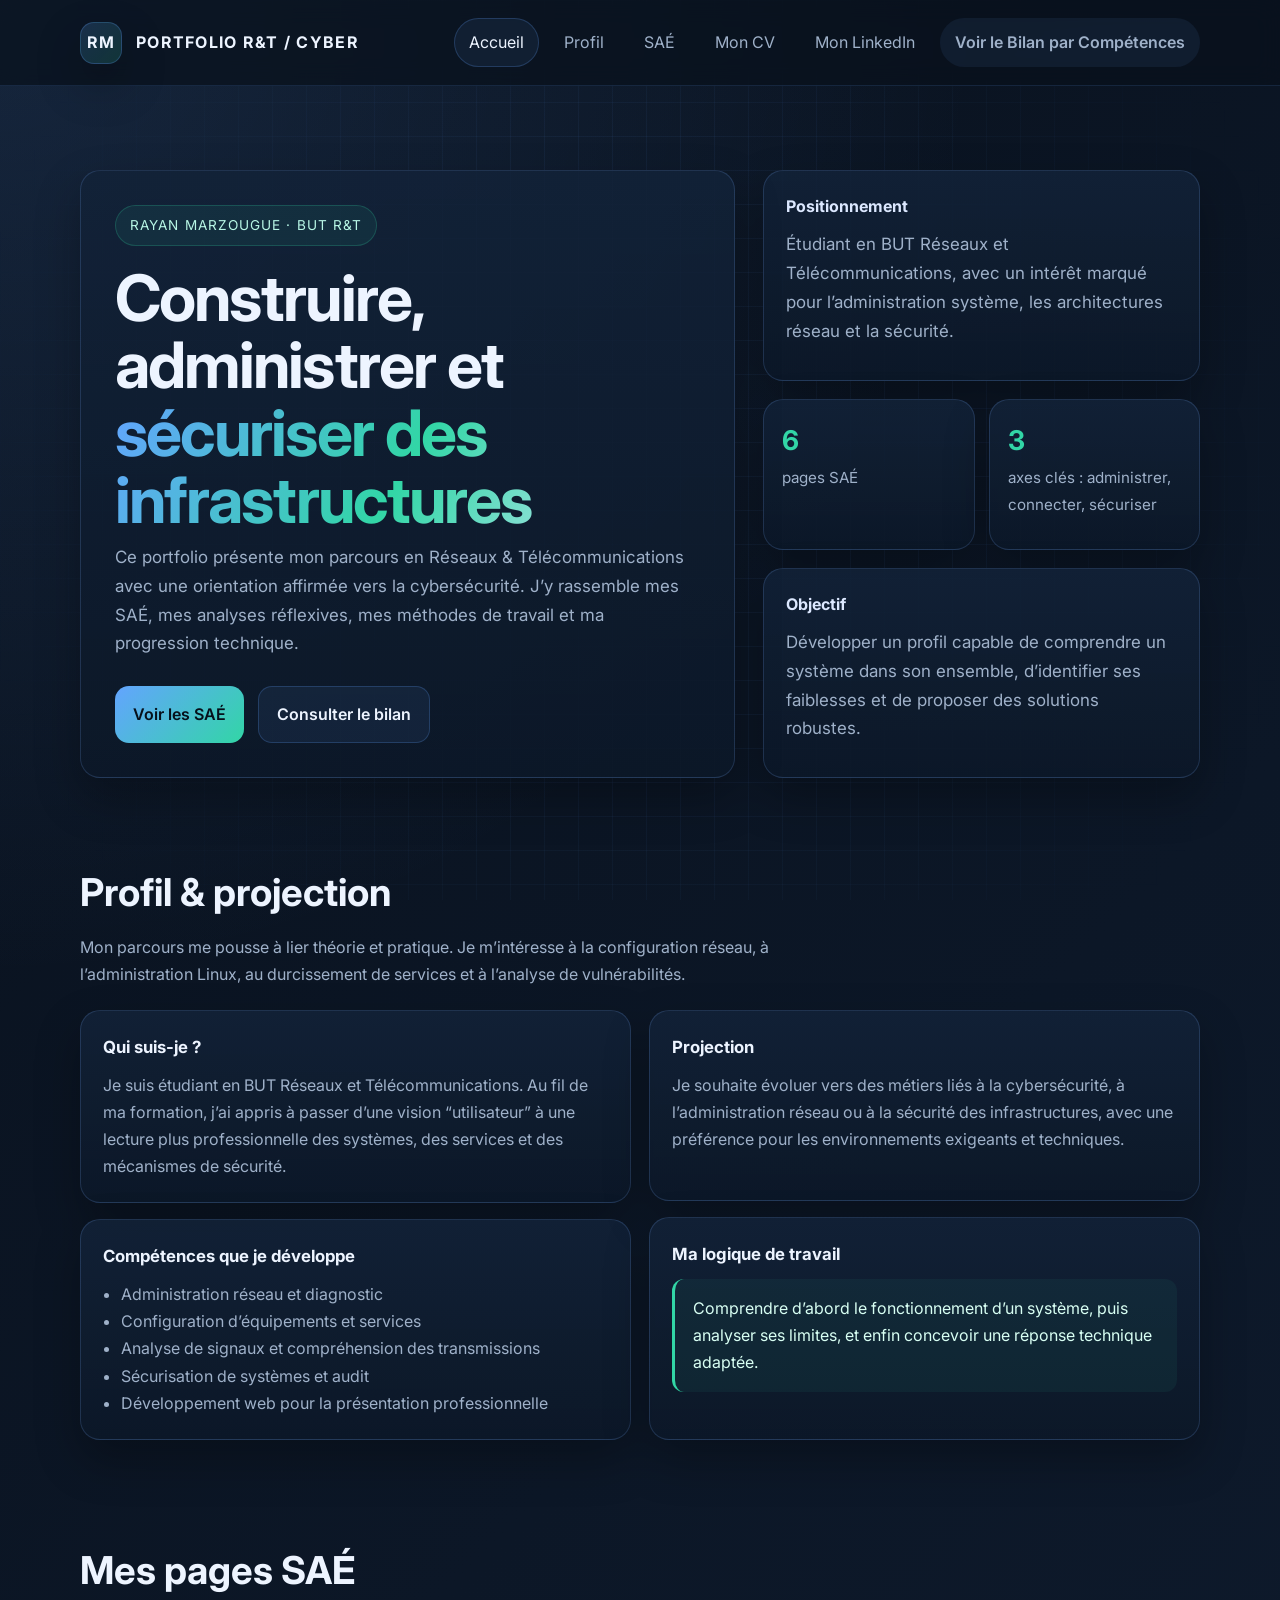
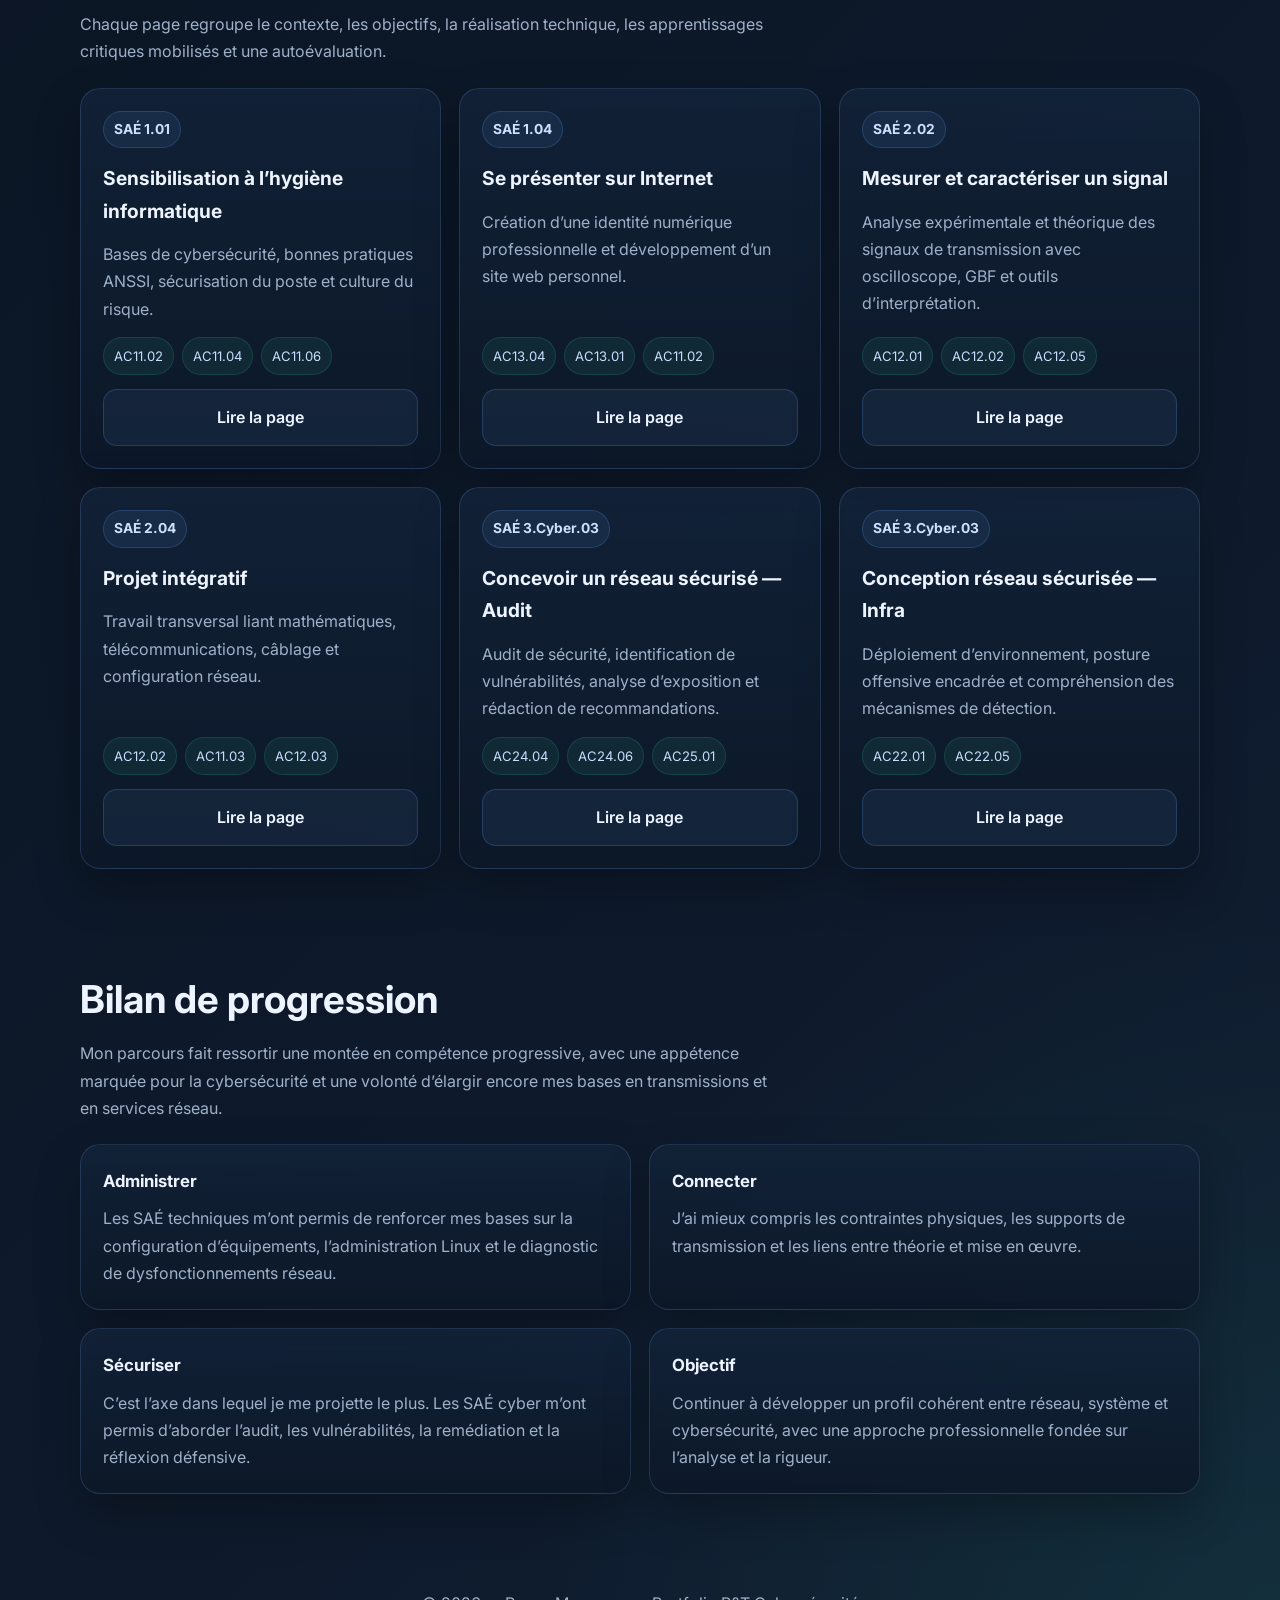
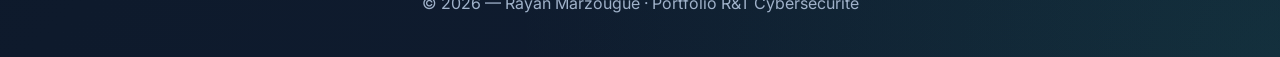
<file: index.html>
<!DOCTYPE html>
<html lang="fr">
<head>
  <meta charset="UTF-8">
  <meta name="viewport" content="width=device-width, initial-scale=1.0">
  <title>Rayan Marzougue — Portfolio R&T Cybersécurité</title>
  <link rel="preconnect" href="https://fonts.googleapis.com">
  <link rel="preconnect" href="https://fonts.gstatic.com" crossorigin>
  <link href="https://fonts.googleapis.com/css2?family=Inter:wght@300;400;500;600;700;800&display=swap" rel="stylesheet">
  <link rel="stylesheet" href="style.css">
</head>
<body>
  <header class="topbar">
    <div class="container topbar-inner">
      <div class="brand">
        <div class="brand-badge">RM</div>
        <div>Portfolio R&T / Cyber</div>
      </div>
      <nav class="nav">
        <a href="#accueil" class="active">Accueil</a>
        <a href="#apropos">Profil</a>
        <a href="#sae">SAÉ</a>
        <a href="CV_MARZOUGUE_Rayan.pdf" target="_blank">Mon CV</a>
        <a href="https://www.linkedin.com/in/rayan-marzougue-00b91b348" target="_blank">Mon LinkedIn</a>
        <a class="btn btn-secondary" href="bilan.html">Voir le Bilan par Compétences</a>
      </nav>
    </div>
  </header>

  <main>
    <section class="hero" id="accueil">
      <div class="container hero-grid">
        <div class="hero-card">
          <div class="eyebrow">Rayan Marzougue · BUT R&T</div>
          <h1>Construire, administrer et <span>sécuriser des infrastructures</span></h1>
          <p>
            Ce portfolio présente mon parcours en Réseaux & Télécommunications avec une orientation affirmée vers la cybersécurité.
            J’y rassemble mes SAÉ, mes analyses réflexives, mes méthodes de travail et ma progression technique.
          </p>
          <div class="hero-actions">
            <a class="btn btn-primary" href="#sae">Voir les SAÉ</a>
            <a class="btn btn-secondary" href="#bilan">Consulter le bilan</a>
          </div>
        </div>

        <div class="hero-side">
          <div class="panel">
            <h3>Positionnement</h3>
            <p style="color:var(--muted)">
              Étudiant en BUT Réseaux et Télécommunications, avec un intérêt marqué pour l’administration système, les architectures réseau et la sécurité.
            </p>
          </div>
          <div class="kpi">
            <div class="metric">
              <strong>6</strong>
              <span>pages SAÉ</span>
            </div>
            <div class="metric">
              <strong>3</strong>
              <span>axes clés : administrer, connecter, sécuriser</span>
            </div>
          </div>
          <div class="panel">
            <h3>Objectif</h3>
            <p style="color:var(--muted)">
              Développer un profil capable de comprendre un système dans son ensemble, d’identifier ses faiblesses et de proposer des solutions robustes.
            </p>
          </div>
        </div>
      </div>
    </section>

    <section class="section" id="apropos">
      <div class="container">
        <div class="section-title">
          <h2>Profil & projection</h2>
          <p>
            Mon parcours me pousse à lier théorie et pratique. Je m’intéresse à la configuration réseau, à l’administration Linux, au durcissement de services et à l’analyse de vulnérabilités.
          </p>
        </div>

        <div class="about-grid">
          <div class="timeline">
            <div class="timeline-card">
              <h3>Qui suis-je ?</h3>
              <p>
                Je suis étudiant en BUT Réseaux et Télécommunications. Au fil de ma formation, j’ai appris à passer d’une vision “utilisateur” à une lecture plus professionnelle des systèmes, des services et des mécanismes de sécurité.
              </p>
            </div>
            <div class="timeline-card">
              <h3>Compétences que je développe</h3>
              <ul>
                <li>Administration réseau et diagnostic</li>
                <li>Configuration d’équipements et services</li>
                <li>Analyse de signaux et compréhension des transmissions</li>
                <li>Sécurisation de systèmes et audit</li>
                <li>Développement web pour la présentation professionnelle</li>
              </ul>
            </div>
          </div>

          <div class="timeline">
            <div class="timeline-card">
              <h3>Projection</h3>
              <p>
                Je souhaite évoluer vers des métiers liés à la cybersécurité, à l’administration réseau ou à la sécurité des infrastructures, avec une préférence pour les environnements exigeants et techniques.
              </p>
            </div>
            <div class="timeline-card">
              <h3>Ma logique de travail</h3>
              <div class="quote">
                Comprendre d’abord le fonctionnement d’un système, puis analyser ses limites, et enfin concevoir une réponse technique adaptée.
              </div>
            </div>
          </div>
        </div>
      </div>
    </section>

    <section class="section" id="sae">
      <div class="container">
        <div class="section-title">
          <h2>Mes pages SAÉ</h2>
          <p>
            Chaque page regroupe le contexte, les objectifs, la réalisation technique, les apprentissages critiques mobilisés et une autoévaluation.
          </p>
        </div>

        <div class="cards">
          <article class="sae-card">
            <span class="sae-code">SAÉ 1.01</span>
            <h3>Sensibilisation à l’hygiène informatique</h3>
            <p>Bases de cybersécurité, bonnes pratiques ANSSI, sécurisation du poste et culture du risque.</p>
            <div class="tags">
              <span class="tag">AC11.02</span>
              <span class="tag">AC11.04</span>
              <span class="tag">AC11.06</span>
            </div>
            <a class="btn btn-secondary" href="sae-101.html">Lire la page</a>
          </article>

          <article class="sae-card">
            <span class="sae-code">SAÉ 1.04</span>
            <h3>Se présenter sur Internet</h3>
            <p>Création d’une identité numérique professionnelle et développement d’un site web personnel.</p>
            <div class="tags">
              <span class="tag">AC13.04</span>
              <span class="tag">AC13.01</span>
              <span class="tag">AC11.02</span>
            </div>
            <a class="btn btn-secondary" href="sae-104.html">Lire la page</a>
          </article>

          <article class="sae-card">
            <span class="sae-code">SAÉ 2.02</span>
            <h3>Mesurer et caractériser un signal</h3>
            <p>Analyse expérimentale et théorique des signaux de transmission avec oscilloscope, GBF et outils d’interprétation.</p>
            <div class="tags">
              <span class="tag">AC12.01</span>
              <span class="tag">AC12.02</span>
              <span class="tag">AC12.05</span>
            </div>
            <a class="btn btn-secondary" href="sae-202.html">Lire la page</a>
          </article>

          <article class="sae-card">
            <span class="sae-code">SAÉ 2.04</span>
            <h3>Projet intégratif</h3>
            <p>Travail transversal liant mathématiques, télécommunications, câblage et configuration réseau.</p>
            <div class="tags">
              <span class="tag">AC12.02</span>
              <span class="tag">AC11.03</span>
              <span class="tag">AC12.03</span>
            </div>
            <a class="btn btn-secondary" href="sae-204.html">Lire la page</a>
          </article>

          <article class="sae-card">
            <span class="sae-code">SAÉ 3.Cyber.03</span>
            <h3>Concevoir un réseau sécurisé — Audit</h3>
            <p>Audit de sécurité, identification de vulnérabilités, analyse d’exposition et rédaction de recommandations.</p>
            <div class="tags">
              <span class="tag">AC24.04</span>
              <span class="tag">AC24.06</span>
              <span class="tag">AC25.01</span>
            </div>
            <a class="btn btn-secondary" href="sae-3cyber-audit.html">Lire la page</a>
          </article>

          <article class="sae-card">
            <span class="sae-code">SAÉ 3.Cyber.03</span>
            <h3>Conception réseau sécurisée — Infra</h3>
            <p>Déploiement d’environnement, posture offensive encadrée et compréhension des mécanismes de détection.</p>
            <div class="tags">
              <span class="tag">AC22.01</span>
              <span class="tag">AC22.05</span>
            </div>
            <a class="btn btn-secondary" href="sae-3cyber-infra.html">Lire la page</a>
          </article>
        </div>
      </div>
    </section>

    <section class="section" id="bilan">
      <div class="container">
        <div class="section-title">
          <h2>Bilan de progression</h2>
          <p>
            Mon parcours fait ressortir une montée en compétence progressive, avec une appétence marquée pour la cybersécurité et une volonté d’élargir encore mes bases en transmissions et en services réseau.
          </p>
        </div>

        <div class="about-grid">
          <div class="timeline-card">
            <h3>Administrer</h3>
            <p>
              Les SAÉ techniques m’ont permis de renforcer mes bases sur la configuration d’équipements, l’administration Linux et le diagnostic de dysfonctionnements réseau.
            </p>
          </div>
          <div class="timeline-card">
            <h3>Connecter</h3>
            <p>
              J’ai mieux compris les contraintes physiques, les supports de transmission et les liens entre théorie et mise en œuvre.
            </p>
          </div>
          <div class="timeline-card">
            <h3>Sécuriser</h3>
            <p>
              C’est l’axe dans lequel je me projette le plus. Les SAÉ cyber m’ont permis d’aborder l’audit, les vulnérabilités, la remédiation et la réflexion défensive.
            </p>
          </div>
          <div class="timeline-card">
            <h3>Objectif</h3>
            <p>
              Continuer à développer un profil cohérent entre réseau, système et cybersécurité, avec une approche professionnelle fondée sur l’analyse et la rigueur.
            </p>
          </div>
        </div>
      </div>
    </section>
  </main>

  <footer class="footer">
    © 2026 — Rayan Marzougue · Portfolio R&T Cybersécurité
  </footer>
</body>
</html>
</file>
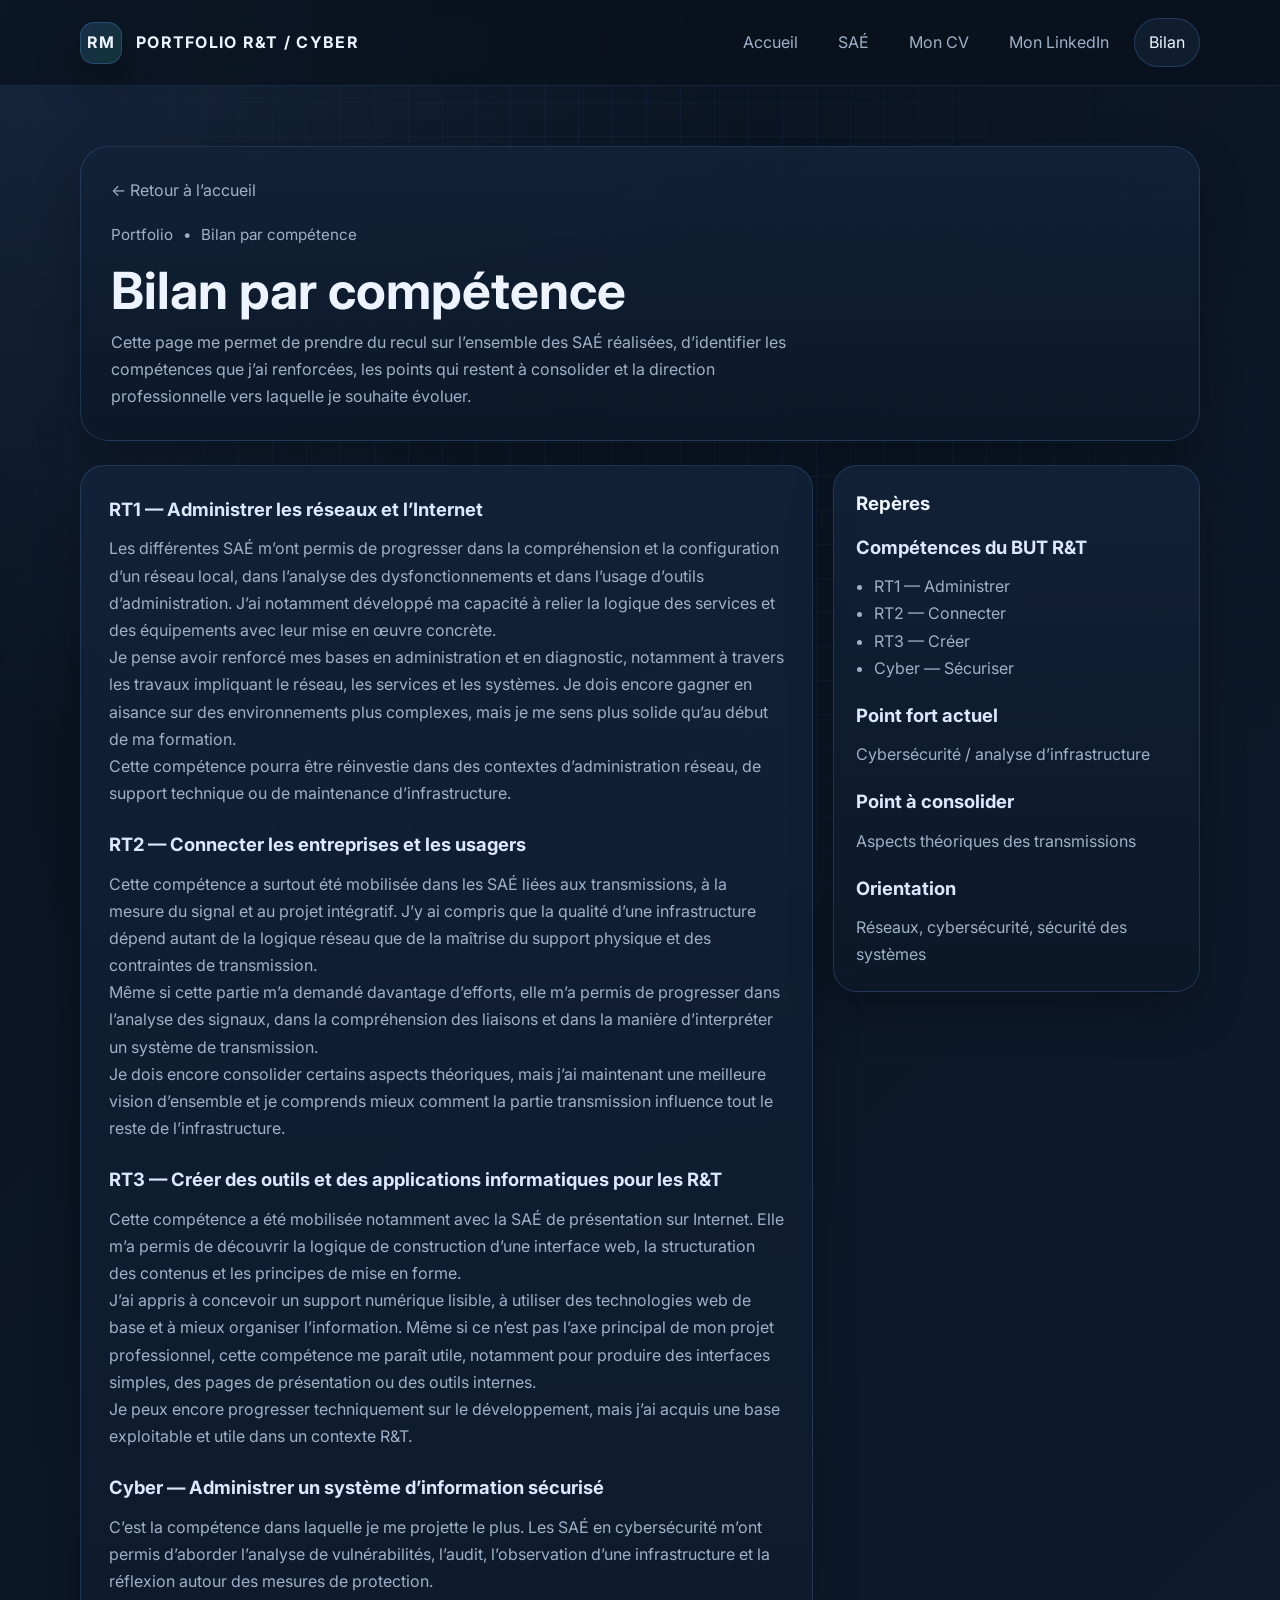
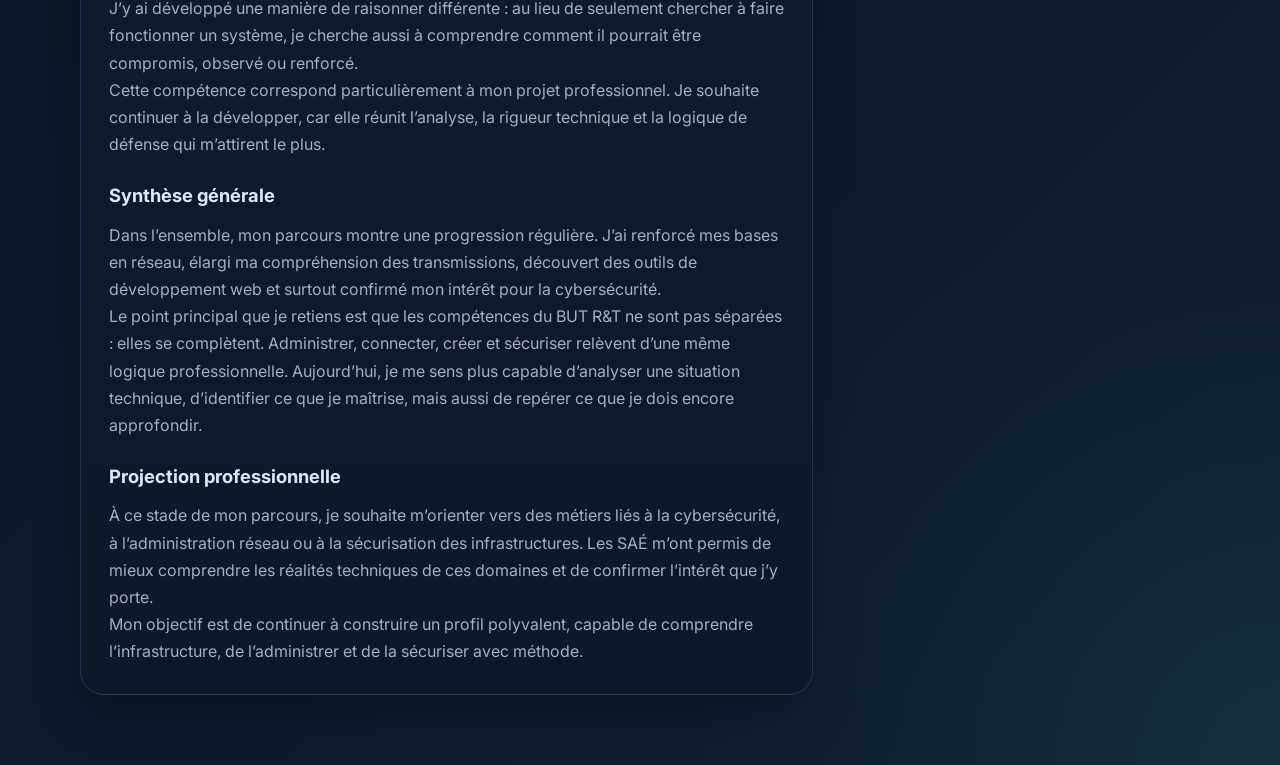
<file: bilan.html>
<!DOCTYPE html>
<html lang="fr">
<head>
  <meta charset="UTF-8">
  <meta name="viewport" content="width=device-width, initial-scale=1.0">
  <title>Bilan par compétence — Portfolio R&T</title>
  <link rel="preconnect" href="https://fonts.googleapis.com">
  <link rel="preconnect" href="https://fonts.gstatic.com" crossorigin>
  <link href="https://fonts.googleapis.com/css2?family=Inter:wght@300;400;500;600;700;800&display=swap" rel="stylesheet">
  <link rel="stylesheet" href="style.css">
</head>
<body>
  <header class="topbar">
    <div class="container topbar-inner">
      <div class="brand">
        <div class="brand-badge">RM</div>
        <div>Portfolio R&T / Cyber</div>
      </div>
      <nav class="nav">
        <a href="index.html">Accueil</a>
        <a href="index.html#sae">SAÉ</a>
        <a href="CV_MARZOUGUE_Rayan.pdf" target="_blank">Mon CV</a>
        <a href="https://www.linkedin.com/in/rayan-marzougue-00b91b348" target="_blank">Mon LinkedIn</a>
        <a href="bilan.html" class="active">Bilan</a>
      </nav>
    </div>
  </header>

  <main class="container">
    <section class="page-header">
      <div class="page-header-card">
        <a class="back-link" href="index.html">← Retour à l’accueil</a>
        <div class="breadcrumb">
          <span>Portfolio</span>
          <span>•</span>
          <span>Bilan par compétence</span>
        </div>
        <h1>Bilan par compétence</h1>
        <p>
          Cette page me permet de prendre du recul sur l’ensemble des SAÉ réalisées,
          d’identifier les compétences que j’ai renforcées, les points qui restent à consolider
          et la direction professionnelle vers laquelle je souhaite évoluer.
        </p>
      </div>
    </section>

    <section class="page-grid">
      <article class="content-card">

        <div class="block">
          <h2>RT1 — Administrer les réseaux et l’Internet</h2>
          <p>
            Les différentes SAÉ m’ont permis de progresser dans la compréhension et la configuration
            d’un réseau local, dans l’analyse des dysfonctionnements et dans l’usage d’outils
            d’administration. J’ai notamment développé ma capacité à relier la logique des services
            et des équipements avec leur mise en œuvre concrète.
          </p>
          <p>
            Je pense avoir renforcé mes bases en administration et en diagnostic, notamment à travers
            les travaux impliquant le réseau, les services et les systèmes. Je dois encore gagner
            en aisance sur des environnements plus complexes, mais je me sens plus solide qu’au début
            de ma formation.
          </p>
          <p>
            Cette compétence pourra être réinvestie dans des contextes d’administration réseau,
            de support technique ou de maintenance d’infrastructure.
          </p>
        </div>

        <div class="block">
          <h2>RT2 — Connecter les entreprises et les usagers</h2>
          <p>
            Cette compétence a surtout été mobilisée dans les SAÉ liées aux transmissions,
            à la mesure du signal et au projet intégratif. J’y ai compris que la qualité d’une
            infrastructure dépend autant de la logique réseau que de la maîtrise du support physique
            et des contraintes de transmission.
          </p>
          <p>
            Même si cette partie m’a demandé davantage d’efforts, elle m’a permis de progresser
            dans l’analyse des signaux, dans la compréhension des liaisons et dans la manière
            d’interpréter un système de transmission.
          </p>
          <p>
            Je dois encore consolider certains aspects théoriques, mais j’ai maintenant une meilleure
            vision d’ensemble et je comprends mieux comment la partie transmission influence tout
            le reste de l’infrastructure.
          </p>
        </div>

        <div class="block">
          <h2>RT3 — Créer des outils et des applications informatiques pour les R&T</h2>
          <p>
            Cette compétence a été mobilisée notamment avec la SAÉ de présentation sur Internet.
            Elle m’a permis de découvrir la logique de construction d’une interface web,
            la structuration des contenus et les principes de mise en forme.
          </p>
          <p>
            J’ai appris à concevoir un support numérique lisible, à utiliser des technologies web
            de base et à mieux organiser l’information. Même si ce n’est pas l’axe principal
            de mon projet professionnel, cette compétence me paraît utile, notamment pour produire
            des interfaces simples, des pages de présentation ou des outils internes.
          </p>
          <p>
            Je peux encore progresser techniquement sur le développement, mais j’ai acquis une base
            exploitable et utile dans un contexte R&T.
          </p>
        </div>

        <div class="block">
          <h2>Cyber — Administrer un système d’information sécurisé</h2>
          <p>
            C’est la compétence dans laquelle je me projette le plus. Les SAÉ en cybersécurité m’ont
            permis d’aborder l’analyse de vulnérabilités, l’audit, l’observation d’une infrastructure
            et la réflexion autour des mesures de protection.
          </p>
          <p>
            J’y ai développé une manière de raisonner différente : au lieu de seulement chercher
            à faire fonctionner un système, je cherche aussi à comprendre comment il pourrait être
            compromis, observé ou renforcé.
          </p>
          <p>
            Cette compétence correspond particulièrement à mon projet professionnel. Je souhaite
            continuer à la développer, car elle réunit l’analyse, la rigueur technique et la logique
            de défense qui m’attirent le plus.
          </p>
        </div>

        <div class="block">
          <h2>Synthèse générale</h2>
          <p>
            Dans l’ensemble, mon parcours montre une progression régulière. J’ai renforcé mes bases
            en réseau, élargi ma compréhension des transmissions, découvert des outils de développement
            web et surtout confirmé mon intérêt pour la cybersécurité.
          </p>
          <p>
            Le point principal que je retiens est que les compétences du BUT R&T ne sont pas séparées :
            elles se complètent. Administrer, connecter, créer et sécuriser relèvent d’une même logique
            professionnelle. Aujourd’hui, je me sens plus capable d’analyser une situation technique,
            d’identifier ce que je maîtrise, mais aussi de repérer ce que je dois encore approfondir.
          </p>
        </div>

        <div class="block">
          <h2>Projection professionnelle</h2>
          <p>
            À ce stade de mon parcours, je souhaite m’orienter vers des métiers liés à la cybersécurité,
            à l’administration réseau ou à la sécurisation des infrastructures. Les SAÉ m’ont permis
            de mieux comprendre les réalités techniques de ces domaines et de confirmer l’intérêt que
            j’y porte.
          </p>
          <p>
            Mon objectif est de continuer à construire un profil polyvalent, capable de comprendre
            l’infrastructure, de l’administrer et de la sécuriser avec méthode.
          </p>
        </div>

      </article>

      <aside class="side-card">
        <h3>Repères</h3>

        <div class="block">
          <h2>Compétences du BUT R&T</h2>
          <ul>
            <li>RT1 — Administrer</li>
            <li>RT2 — Connecter</li>
            <li>RT3 — Créer</li>
            <li>Cyber — Sécuriser</li>
          </ul>
        </div>

        <div class="block" style="margin-top:18px">
          <h2>Point fort actuel</h2>
          <p>Cybersécurité / analyse d’infrastructure</p>
        </div>

        <div class="block" style="margin-top:18px">
          <h2>Point à consolider</h2>
          <p>Aspects théoriques des transmissions</p>
        </div>

        <div class="block" style="margin-top:18px">
          <h2>Orientation</h2>
          <p>Réseaux, cybersécurité, sécurité des systèmes</p>
        </div>
      </aside>
    </section>
  </main>
</body>
</html>
</file>
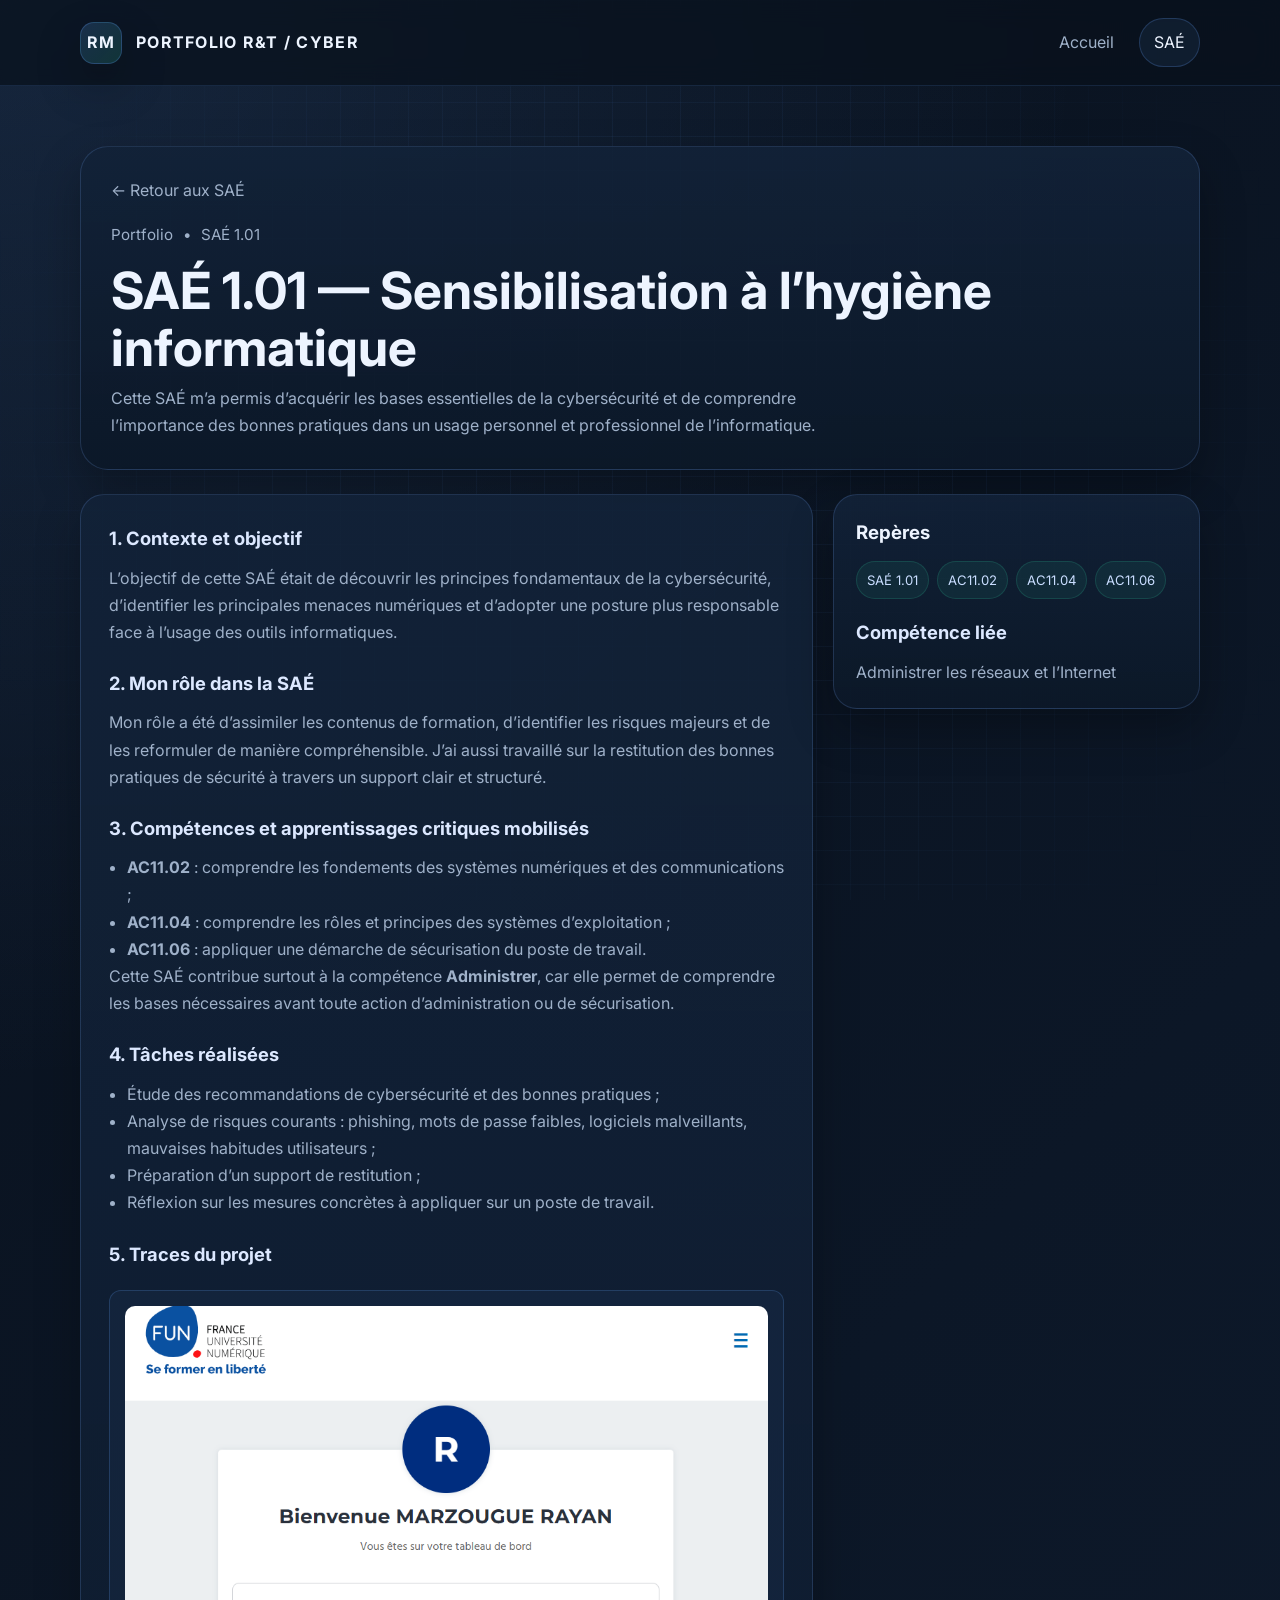
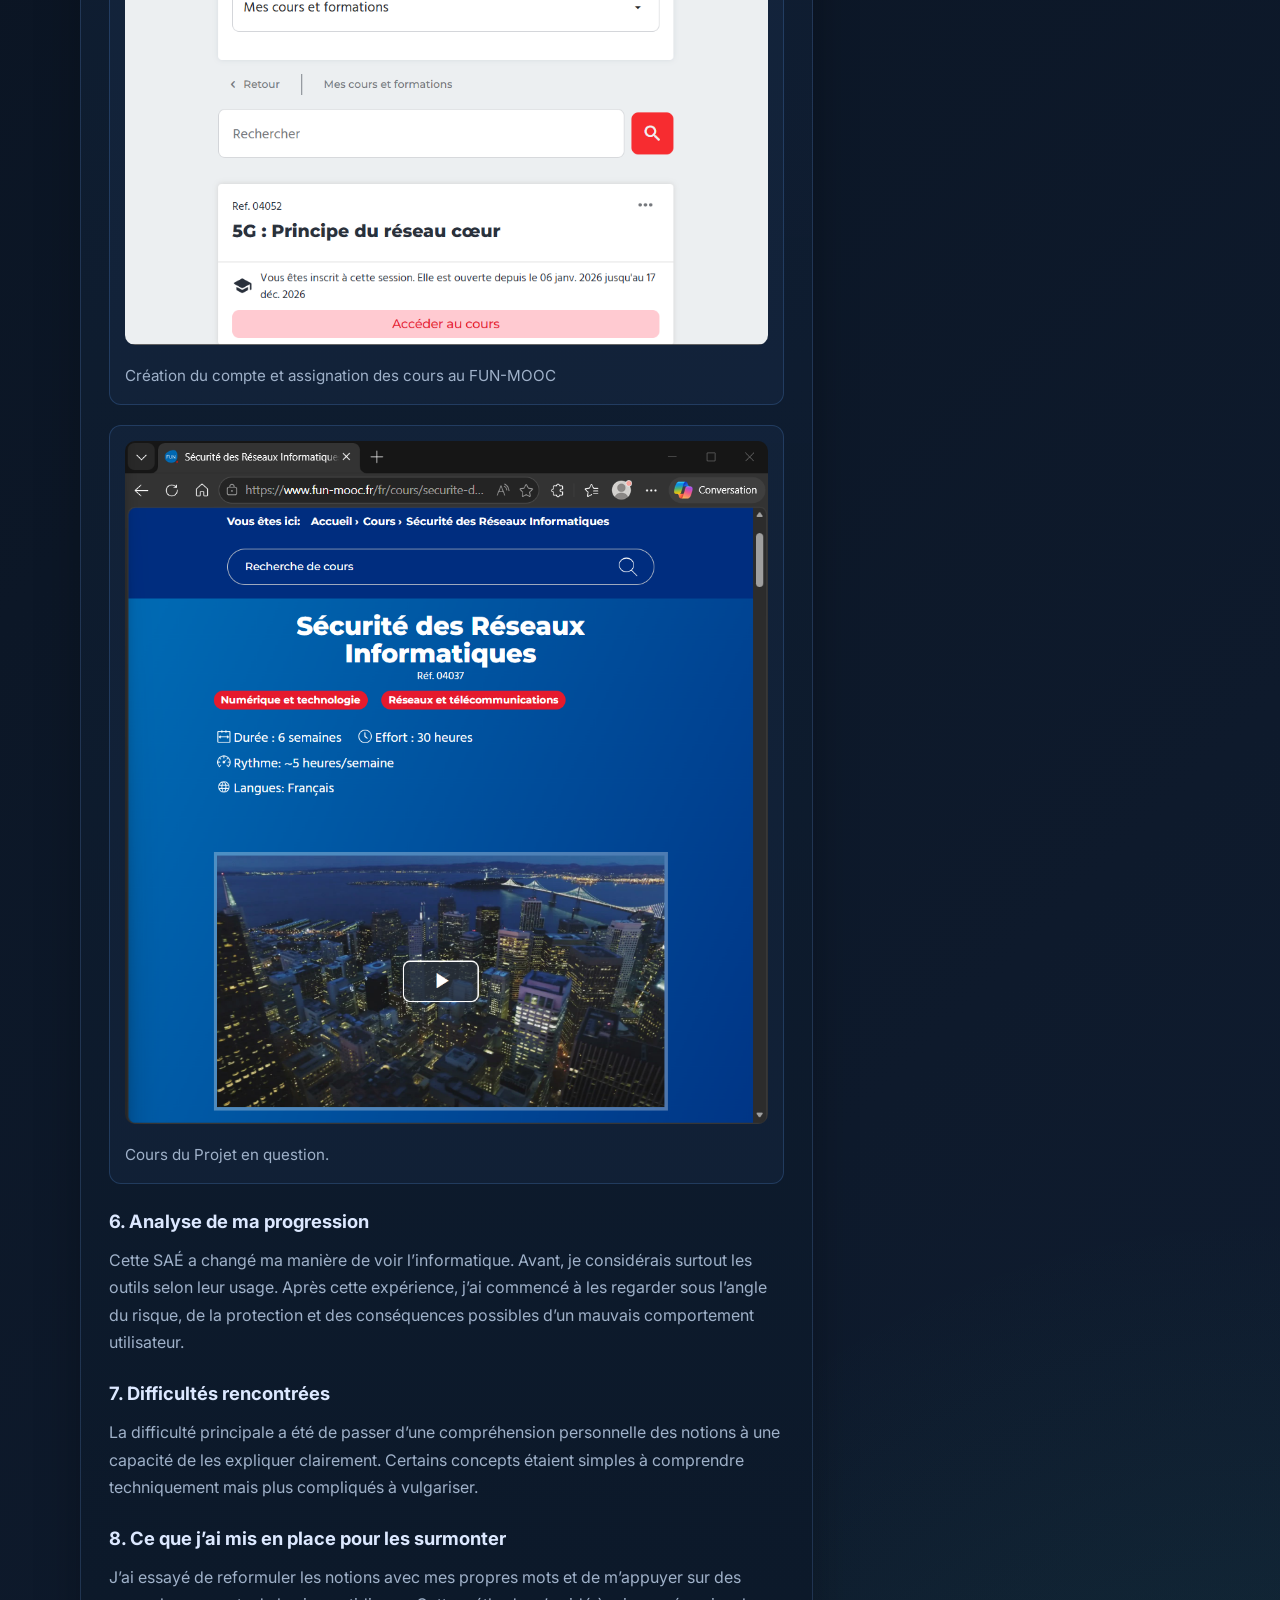
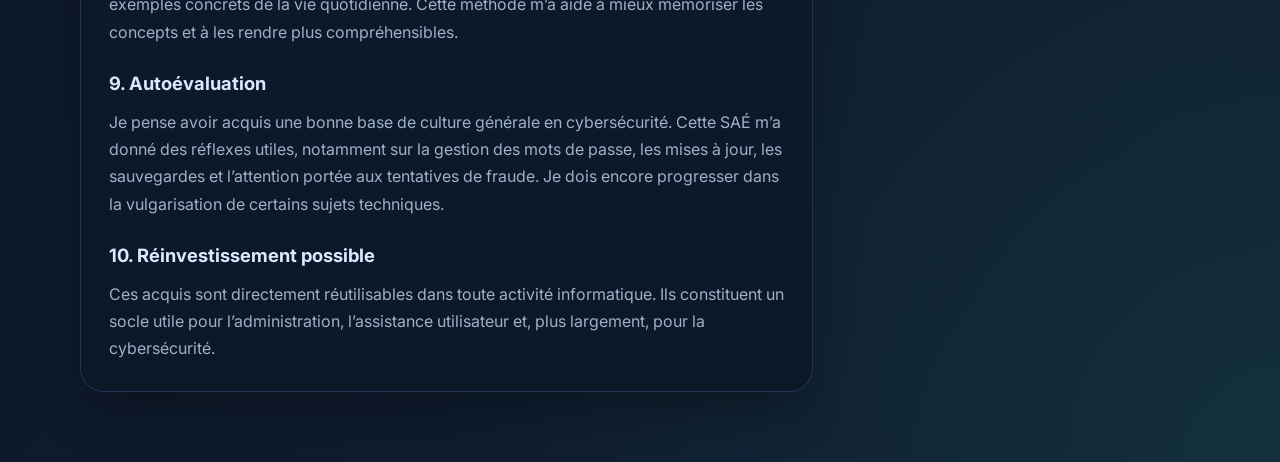
<file: sae-101.html>
<!DOCTYPE html>
<html lang="fr">
<head>
  <meta charset="UTF-8">
  <meta name="viewport" content="width=device-width, initial-scale=1.0">
  <title>SAÉ 1.01 — Sensibilisation à l’hygiène informatique</title>
  <link rel="preconnect" href="https://fonts.googleapis.com">
  <link rel="preconnect" href="https://fonts.gstatic.com" crossorigin>
  <link href="https://fonts.googleapis.com/css2?family=Inter:wght@300;400;500;600;700;800&display=swap" rel="stylesheet">
  <link rel="stylesheet" href="style.css">
</head>
<body>
  <header class="topbar">
    <div class="container topbar-inner">
      <div class="brand"><div class="brand-badge">RM</div><div>Portfolio R&T / Cyber</div></div>
      <nav class="nav"><a href="index.html">Accueil</a><a href="index.html#sae" class="active">SAÉ</a></nav>
    </div>
  </header>

  <main class="container">
    <section class="page-header">
      <div class="page-header-card">
        <a class="back-link" href="index.html#sae">← Retour aux SAÉ</a>
        <div class="breadcrumb"><span>Portfolio</span><span>•</span><span>SAÉ 1.01</span></div>
        <h1>SAÉ 1.01 — Sensibilisation à l’hygiène informatique</h1>
        <p>
          Cette SAÉ m’a permis d’acquérir les bases essentielles de la cybersécurité et de comprendre
          l’importance des bonnes pratiques dans un usage personnel et professionnel de l’informatique.
        </p>
      </div>
    </section>

    <section class="page-grid">
      <article class="content-card">
        <div class="block">
          <h2>1. Contexte et objectif</h2>
          <p>
            L’objectif de cette SAÉ était de découvrir les principes fondamentaux de la cybersécurité,
            d’identifier les principales menaces numériques et d’adopter une posture plus responsable
            face à l’usage des outils informatiques.
          </p>
        </div>

        <div class="block">
          <h2>2. Mon rôle dans la SAÉ</h2>
          <p>
            Mon rôle a été d’assimiler les contenus de formation, d’identifier les risques majeurs
            et de les reformuler de manière compréhensible. J’ai aussi travaillé sur la restitution
            des bonnes pratiques de sécurité à travers un support clair et structuré.
          </p>
        </div>

        <div class="block">
          <h2>3. Compétences et apprentissages critiques mobilisés</h2>
          <ul>
            <li><strong>AC11.02</strong> : comprendre les fondements des systèmes numériques et des communications ;</li>
            <li><strong>AC11.04</strong> : comprendre les rôles et principes des systèmes d’exploitation ;</li>
            <li><strong>AC11.06</strong> : appliquer une démarche de sécurisation du poste de travail.</li>
          </ul>
          <p>
            Cette SAÉ contribue surtout à la compétence <strong>Administrer</strong>, car elle permet
            de comprendre les bases nécessaires avant toute action d’administration ou de sécurisation.
          </p>
        </div>

        <div class="block">
          <h2>4. Tâches réalisées</h2>
          <ul>
            <li>Étude des recommandations de cybersécurité et des bonnes pratiques ;</li>
            <li>Analyse de risques courants : phishing, mots de passe faibles, logiciels malveillants, mauvaises habitudes utilisateurs ;</li>
            <li>Préparation d’un support de restitution ;</li>
            <li>Réflexion sur les mesures concrètes à appliquer sur un poste de travail.</li>
          </ul>
        </div>

        <div class="block">
          <h2>5. Traces du projet</h2>
          
          <div class="trace">
            <img src="Traces/Trace2-SAE101.png" alt="Trace 1">
            <p>Création du compte et assignation des cours au FUN-MOOC</p>
          </div>

          <div class="trace">
            <img src="Traces/Trace1-SAE101.png" alt="Trace 2">
            <p>Cours du Projet en question.</p>
          </div>
        </div>

        <div class="block">
          <h2>6. Analyse de ma progression</h2>
          <p>
            Cette SAÉ a changé ma manière de voir l’informatique. Avant, je considérais surtout les outils
            selon leur usage. Après cette expérience, j’ai commencé à les regarder sous l’angle du risque,
            de la protection et des conséquences possibles d’un mauvais comportement utilisateur.
          </p>
        </div>

        <div class="block">
          <h2>7. Difficultés rencontrées</h2>
          <p>
            La difficulté principale a été de passer d’une compréhension personnelle des notions
            à une capacité de les expliquer clairement. Certains concepts étaient simples à comprendre
            techniquement mais plus compliqués à vulgariser.
          </p>
        </div>

        <div class="block">
          <h2>8. Ce que j’ai mis en place pour les surmonter</h2>
          <p>
            J’ai essayé de reformuler les notions avec mes propres mots et de m’appuyer sur des exemples
            concrets de la vie quotidienne. Cette méthode m’a aidé à mieux mémoriser les concepts et
            à les rendre plus compréhensibles.
          </p>
        </div>

        <div class="block">
          <h2>9. Autoévaluation</h2>
          <p>
            Je pense avoir acquis une bonne base de culture générale en cybersécurité. Cette SAÉ m’a donné
            des réflexes utiles, notamment sur la gestion des mots de passe, les mises à jour, les sauvegardes
            et l’attention portée aux tentatives de fraude. Je dois encore progresser dans la vulgarisation
            de certains sujets techniques.
          </p>
        </div>

        <div class="block">
          <h2>10. Réinvestissement possible</h2>
          <p>
            Ces acquis sont directement réutilisables dans toute activité informatique. Ils constituent un
            socle utile pour l’administration, l’assistance utilisateur et, plus largement, pour la cybersécurité.
          </p>
        </div>
      </article>

      <aside class="side-card">
        <h3>Repères</h3>
        <div class="tags">
          <span class="tag">SAÉ 1.01</span>
          <span class="tag">AC11.02</span>
          <span class="tag">AC11.04</span>
          <span class="tag">AC11.06</span>
        </div>

        <div class="block" style="margin-top:18px">
          <h2>Compétence liée</h2>
          <p>Administrer les réseaux et l’Internet</p>
        </div>
      </aside>
    </section>
  </main>
</body>
</html>
</file>
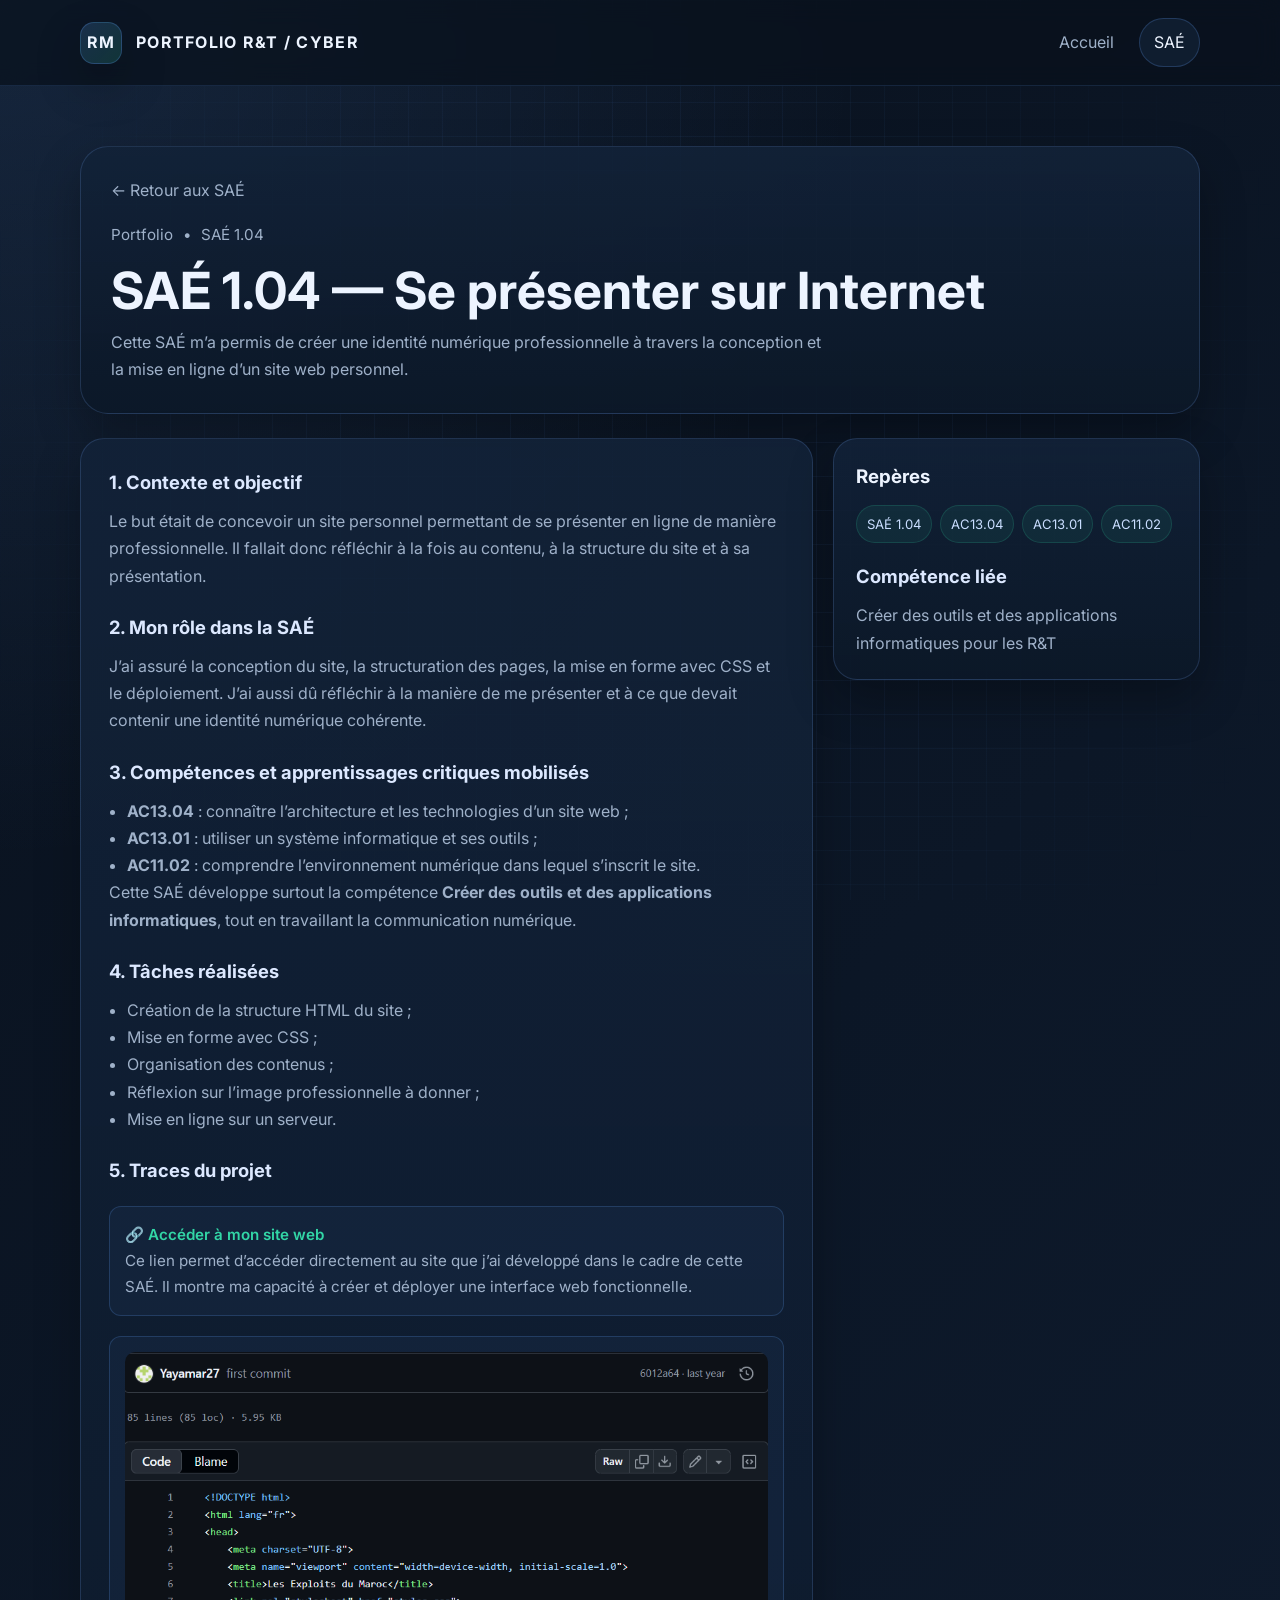
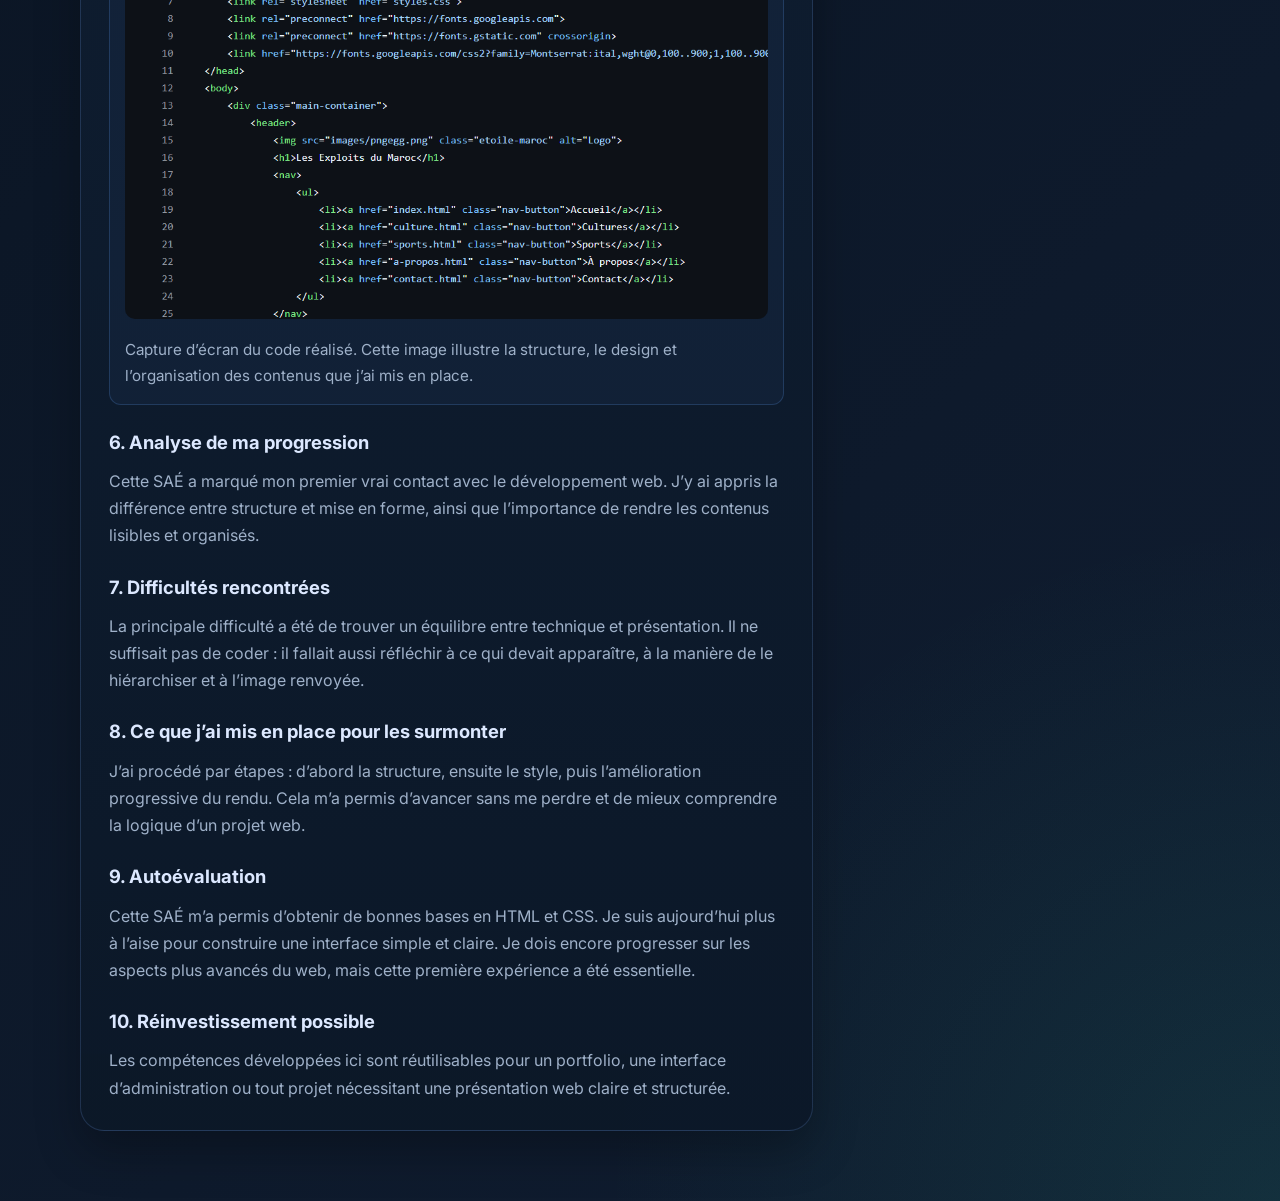
<file: sae-104.html>
<!DOCTYPE html>
<html lang="fr">
<head>
  <meta charset="UTF-8">
  <meta name="viewport" content="width=device-width, initial-scale=1.0">
  <title>SAÉ 1.04 — Se présenter sur Internet</title>
  <link rel="preconnect" href="https://fonts.googleapis.com">
  <link rel="preconnect" href="https://fonts.gstatic.com" crossorigin>
  <link href="https://fonts.googleapis.com/css2?family=Inter:wght@300;400;500;600;700;800&display=swap" rel="stylesheet">
  <link rel="stylesheet" href="style.css">
</head>
<body>
  <header class="topbar">
    <div class="container topbar-inner">
      <div class="brand"><div class="brand-badge">RM</div><div>Portfolio R&T / Cyber</div></div>
      <nav class="nav"><a href="index.html">Accueil</a><a href="index.html#sae" class="active">SAÉ</a></nav>
    </div>
  </header>

  <main class="container">
    <section class="page-header">
      <div class="page-header-card">
        <a class="back-link" href="index.html#sae">← Retour aux SAÉ</a>
        <div class="breadcrumb"><span>Portfolio</span><span>•</span><span>SAÉ 1.04</span></div>
        <h1>SAÉ 1.04 — Se présenter sur Internet</h1>
        <p>
          Cette SAÉ m’a permis de créer une identité numérique professionnelle à travers
          la conception et la mise en ligne d’un site web personnel.
        </p>
      </div>
    </section>

    <section class="page-grid">
      <article class="content-card">
        <div class="block">
          <h2>1. Contexte et objectif</h2>
          <p>
            Le but était de concevoir un site personnel permettant de se présenter en ligne
            de manière professionnelle. Il fallait donc réfléchir à la fois au contenu,
            à la structure du site et à sa présentation.
          </p>
        </div>

        <div class="block">
          <h2>2. Mon rôle dans la SAÉ</h2>
          <p>
            J’ai assuré la conception du site, la structuration des pages, la mise en forme
            avec CSS et le déploiement. J’ai aussi dû réfléchir à la manière de me présenter
            et à ce que devait contenir une identité numérique cohérente.
          </p>
        </div>

        <div class="block">
          <h2>3. Compétences et apprentissages critiques mobilisés</h2>
          <ul>
            <li><strong>AC13.04</strong> : connaître l’architecture et les technologies d’un site web ;</li>
            <li><strong>AC13.01</strong> : utiliser un système informatique et ses outils ;</li>
            <li><strong>AC11.02</strong> : comprendre l’environnement numérique dans lequel s’inscrit le site.</li>
          </ul>
          <p>
            Cette SAÉ développe surtout la compétence <strong>Créer des outils et des applications informatiques</strong>,
            tout en travaillant la communication numérique.
          </p>
        </div>

        <div class="block">
          <h2>4. Tâches réalisées</h2>
          <ul>
            <li>Création de la structure HTML du site ;</li>
            <li>Mise en forme avec CSS ;</li>
            <li>Organisation des contenus ;</li>
            <li>Réflexion sur l’image professionnelle à donner ;</li>
            <li>Mise en ligne sur un serveur.</li>
          </ul>
        </div>

        <div class="block">
          <h2>5. Traces du projet</h2>

          <!-- Lien vers ton projet -->
          <div class="trace">
            <p>
              🔗 <a href="https://yayamar27.github.io/SAE14nv/" target="_blank">
              Accéder à mon site web
              </a>
            </p>
            <p>
              Ce lien permet d’accéder directement au site que j’ai développé dans le cadre de cette SAÉ.
              Il montre ma capacité à créer et déployer une interface web fonctionnelle.
            </p>
          </div>

          <!-- Capture du site -->
          <div class="trace">
            <img src="Traces/Trace2-SAE104.png" alt="Capture du code">
            <p>
              Capture d’écran du code réalisé. Cette image illustre la structure,
              le design et l’organisation des contenus que j’ai mis en place.
            </p>
          </div>

        </div>

        <div class="block">
          <h2>6. Analyse de ma progression</h2>
          <p>
            Cette SAÉ a marqué mon premier vrai contact avec le développement web. J’y ai appris
            la différence entre structure et mise en forme, ainsi que l’importance de rendre
            les contenus lisibles et organisés.
          </p>
        </div>

        <div class="block">
          <h2>7. Difficultés rencontrées</h2>
          <p>
            La principale difficulté a été de trouver un équilibre entre technique et présentation.
            Il ne suffisait pas de coder : il fallait aussi réfléchir à ce qui devait apparaître,
            à la manière de le hiérarchiser et à l’image renvoyée.
          </p>
        </div>

        <div class="block">
          <h2>8. Ce que j’ai mis en place pour les surmonter</h2>
          <p>
            J’ai procédé par étapes : d’abord la structure, ensuite le style, puis l’amélioration
            progressive du rendu. Cela m’a permis d’avancer sans me perdre et de mieux comprendre
            la logique d’un projet web.
          </p>
        </div>

        <div class="block">
          <h2>9. Autoévaluation</h2>
          <p>
            Cette SAÉ m’a permis d’obtenir de bonnes bases en HTML et CSS. Je suis aujourd’hui plus
            à l’aise pour construire une interface simple et claire. Je dois encore progresser
            sur les aspects plus avancés du web, mais cette première expérience a été essentielle.
          </p>
        </div>

        <div class="block">
          <h2>10. Réinvestissement possible</h2>
          <p>
            Les compétences développées ici sont réutilisables pour un portfolio, une interface
            d’administration ou tout projet nécessitant une présentation web claire et structurée.
          </p>
        </div>
      </article>

      <aside class="side-card">
        <h3>Repères</h3>
        <div class="tags">
          <span class="tag">SAÉ 1.04</span>
          <span class="tag">AC13.04</span>
          <span class="tag">AC13.01</span>
          <span class="tag">AC11.02</span>
        </div>

        <div class="block" style="margin-top:18px">
          <h2>Compétence liée</h2>
          <p>Créer des outils et des applications informatiques pour les R&T</p>
        </div>
      </aside>
    </section>
  </main>
</body>
</html>
</file>
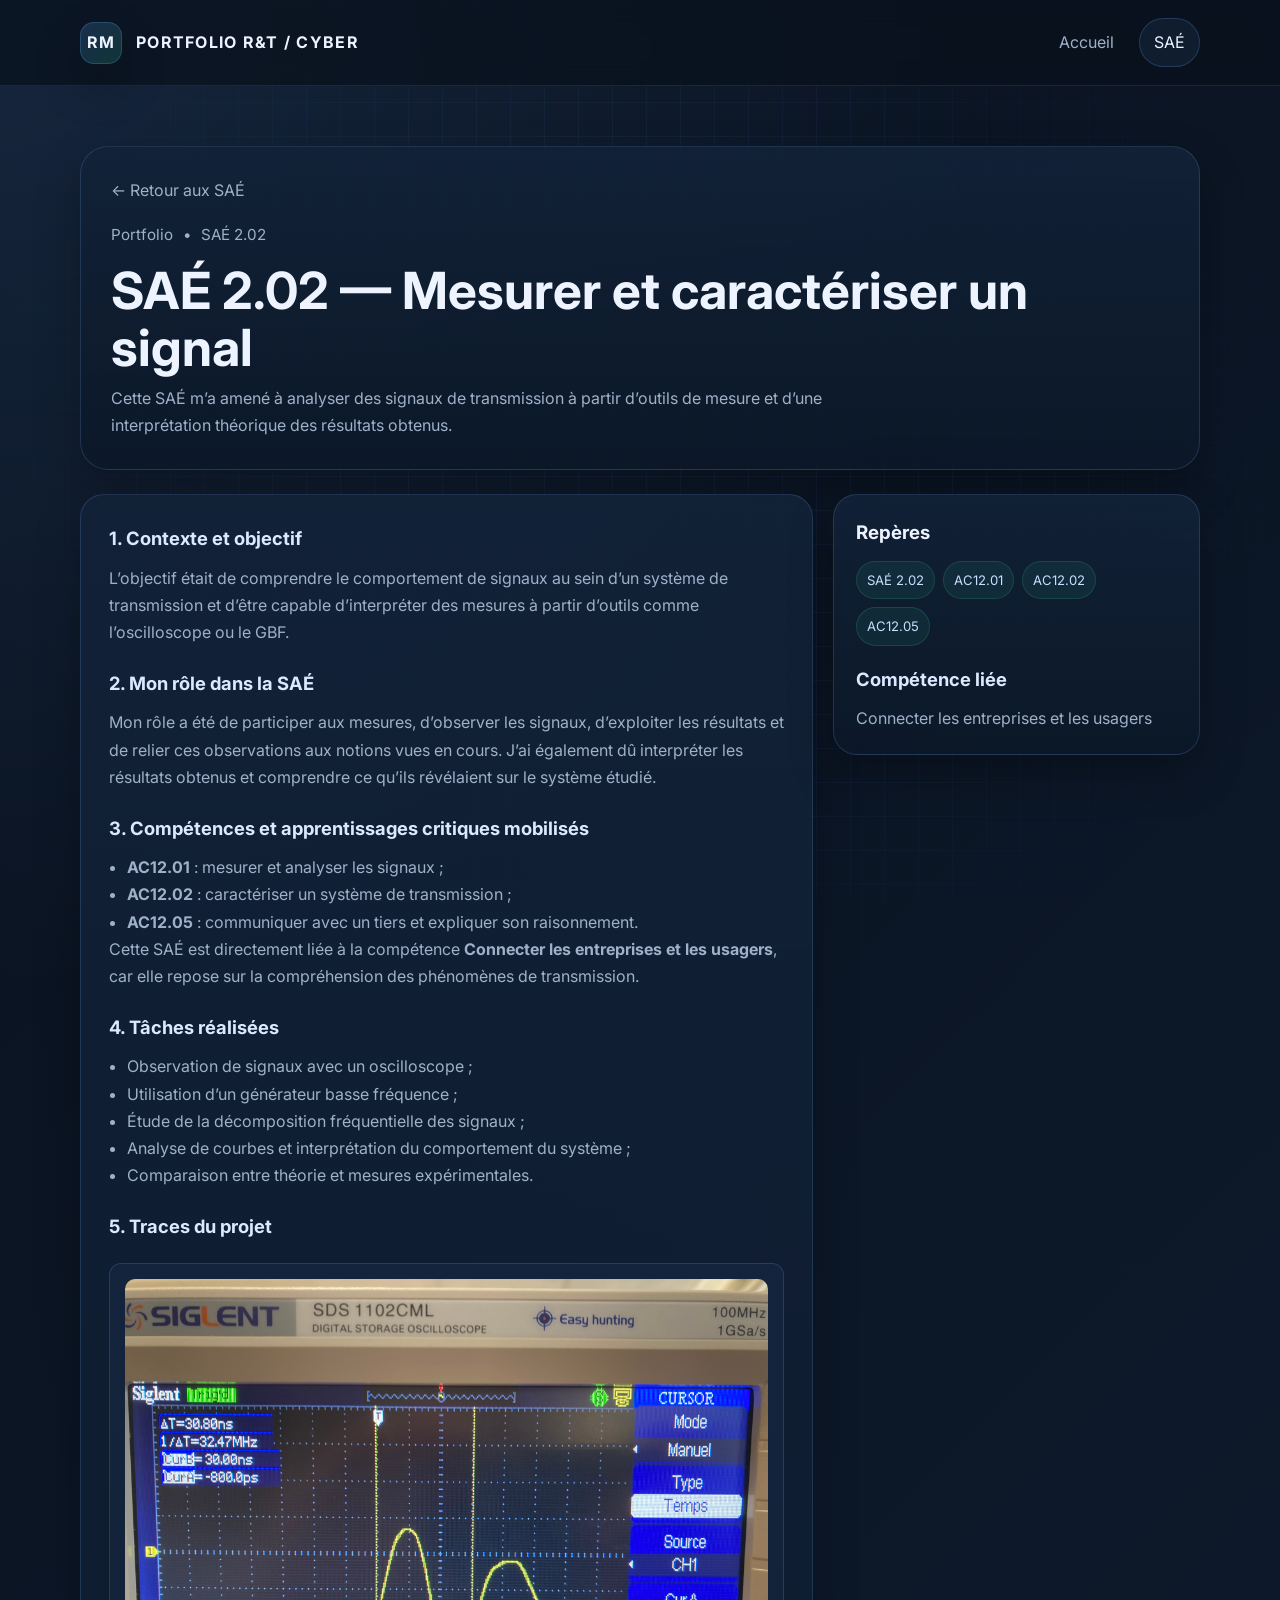
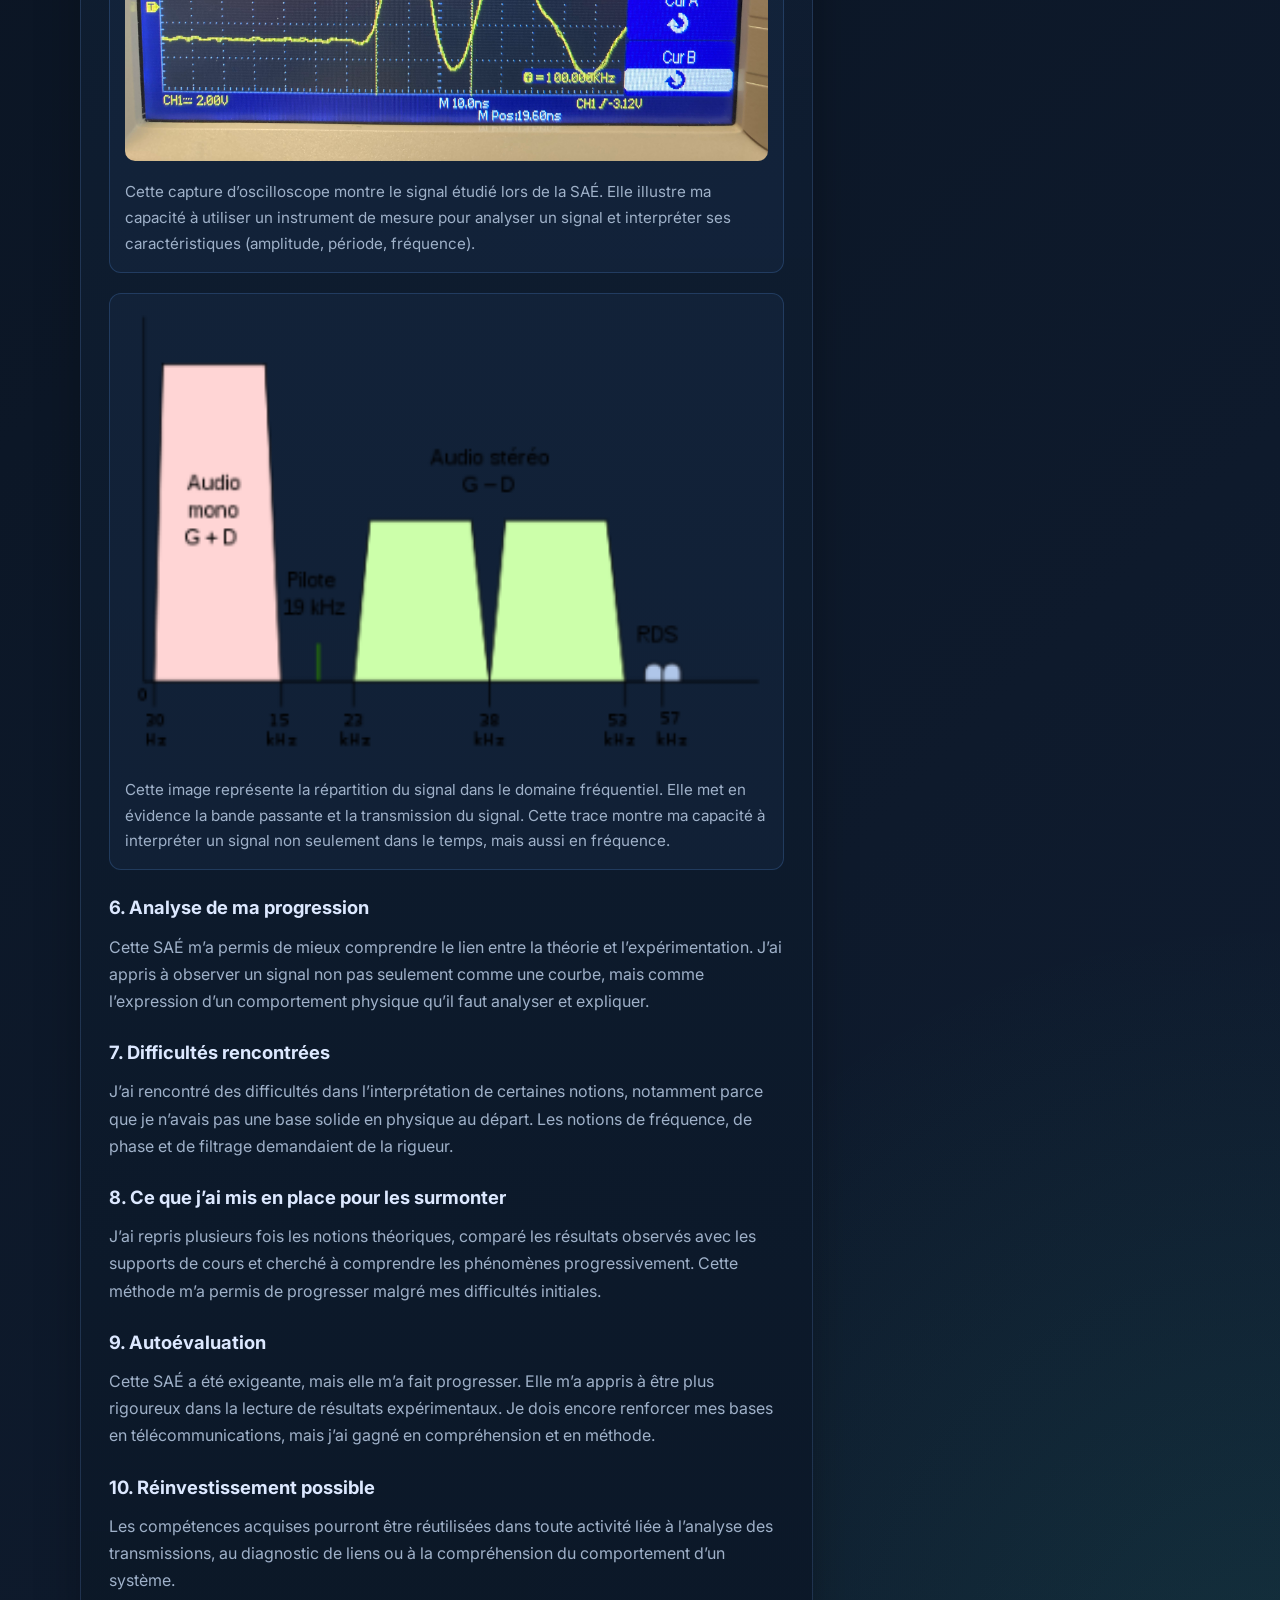
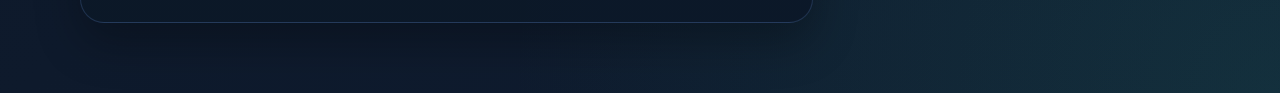
<file: sae-202.html>
<!DOCTYPE html>
<html lang="fr">
<head>
  <meta charset="UTF-8">
  <meta name="viewport" content="width=device-width, initial-scale=1.0">
  <title>SAÉ 2.02 — Mesurer et caractériser un signal</title>
  <link rel="preconnect" href="https://fonts.googleapis.com">
  <link rel="preconnect" href="https://fonts.gstatic.com" crossorigin>
  <link href="https://fonts.googleapis.com/css2?family=Inter:wght@300;400;500;600;700;800&display=swap" rel="stylesheet">
  <link rel="stylesheet" href="style.css">
</head>
<body>
  <header class="topbar">
    <div class="container topbar-inner">
      <div class="brand"><div class="brand-badge">RM</div><div>Portfolio R&T / Cyber</div></div>
      <nav class="nav"><a href="index.html">Accueil</a><a href="index.html#sae" class="active">SAÉ</a></nav>
    </div>
  </header>

  <main class="container">
    <section class="page-header">
      <div class="page-header-card">
        <a class="back-link" href="index.html#sae">← Retour aux SAÉ</a>
        <div class="breadcrumb"><span>Portfolio</span><span>•</span><span>SAÉ 2.02</span></div>
        <h1>SAÉ 2.02 — Mesurer et caractériser un signal</h1>
        <p>
          Cette SAÉ m’a amené à analyser des signaux de transmission à partir d’outils de mesure
          et d’une interprétation théorique des résultats obtenus.
        </p>
      </div>
    </section>

    <section class="page-grid">
      <article class="content-card">
        <div class="block">
          <h2>1. Contexte et objectif</h2>
          <p>
            L’objectif était de comprendre le comportement de signaux au sein d’un système de transmission
            et d’être capable d’interpréter des mesures à partir d’outils comme l’oscilloscope ou le GBF.
          </p>
        </div>

        <div class="block">
          <h2>2. Mon rôle dans la SAÉ</h2>
          <p>
            Mon rôle a été de participer aux mesures, d’observer les signaux, d’exploiter les résultats
            et de relier ces observations aux notions vues en cours. J’ai également dû interpréter
            les résultats obtenus et comprendre ce qu’ils révélaient sur le système étudié.
          </p>
        </div>

        <div class="block">
          <h2>3. Compétences et apprentissages critiques mobilisés</h2>
          <ul>
            <li><strong>AC12.01</strong> : mesurer et analyser les signaux ;</li>
            <li><strong>AC12.02</strong> : caractériser un système de transmission ;</li>
            <li><strong>AC12.05</strong> : communiquer avec un tiers et expliquer son raisonnement.</li>
          </ul>
          <p>
            Cette SAÉ est directement liée à la compétence <strong>Connecter les entreprises et les usagers</strong>,
            car elle repose sur la compréhension des phénomènes de transmission.
          </p>
        </div>

        <div class="block">
          <h2>4. Tâches réalisées</h2>
          <ul>
            <li>Observation de signaux avec un oscilloscope ;</li>
            <li>Utilisation d’un générateur basse fréquence ;</li>
            <li>Étude de la décomposition fréquentielle des signaux ;</li>
            <li>Analyse de courbes et interprétation du comportement du système ;</li>
            <li>Comparaison entre théorie et mesures expérimentales.</li>
          </ul>
        </div>

        <div class="block">
          <h2>5. Traces du projet</h2>

          <div class="trace">
            <img src="Traces/oscilloscope.jpg" alt="Signal observé à l’oscilloscope">
            <p>
              Cette capture d’oscilloscope montre le signal étudié lors de la SAÉ.
              Elle illustre ma capacité à utiliser un instrument de mesure pour analyser
              un signal et interpréter ses caractéristiques (amplitude, période, fréquence).
            </p>
          </div>

          <!-- Spectre / bande -->
          <div class="trace">
            <img src="Traces/Bande.png" alt="Analyse spectrale du signal">
            <p>
              Cette image représente la répartition du signal dans le domaine fréquentiel.
              Elle met en évidence la bande passante et la transmission du signal.
              Cette trace montre ma capacité à interpréter un signal non seulement dans le temps,
              mais aussi en fréquence.
            </p>
          </div>

        </div>

        <div class="block">
          <h2>6. Analyse de ma progression</h2>
          <p>
            Cette SAÉ m’a permis de mieux comprendre le lien entre la théorie et l’expérimentation.
            J’ai appris à observer un signal non pas seulement comme une courbe, mais comme l’expression
            d’un comportement physique qu’il faut analyser et expliquer.
          </p>
        </div>

        <div class="block">
          <h2>7. Difficultés rencontrées</h2>
          <p>
            J’ai rencontré des difficultés dans l’interprétation de certaines notions, notamment
            parce que je n’avais pas une base solide en physique au départ. Les notions de fréquence,
            de phase et de filtrage demandaient de la rigueur.
          </p>
        </div>

        <div class="block">
          <h2>8. Ce que j’ai mis en place pour les surmonter</h2>
          <p>
            J’ai repris plusieurs fois les notions théoriques, comparé les résultats observés
            avec les supports de cours et cherché à comprendre les phénomènes progressivement.
            Cette méthode m’a permis de progresser malgré mes difficultés initiales.
          </p>
        </div>

        <div class="block">
          <h2>9. Autoévaluation</h2>
          <p>
            Cette SAÉ a été exigeante, mais elle m’a fait progresser. Elle m’a appris à être plus rigoureux
            dans la lecture de résultats expérimentaux. Je dois encore renforcer mes bases en télécommunications,
            mais j’ai gagné en compréhension et en méthode.
          </p>
        </div>

        <div class="block">
          <h2>10. Réinvestissement possible</h2>
          <p>
            Les compétences acquises pourront être réutilisées dans toute activité liée à l’analyse
            des transmissions, au diagnostic de liens ou à la compréhension du comportement d’un système.
          </p>
        </div>
      </article>

      <aside class="side-card">
        <h3>Repères</h3>
        <div class="tags">
          <span class="tag">SAÉ 2.02</span>
          <span class="tag">AC12.01</span>
          <span class="tag">AC12.02</span>
          <span class="tag">AC12.05</span>
        </div>

        <div class="block" style="margin-top:18px">
          <h2>Compétence liée</h2>
          <p>Connecter les entreprises et les usagers</p>
        </div>
      </aside>
    </section>
  </main>
</body>
</html>
</file>
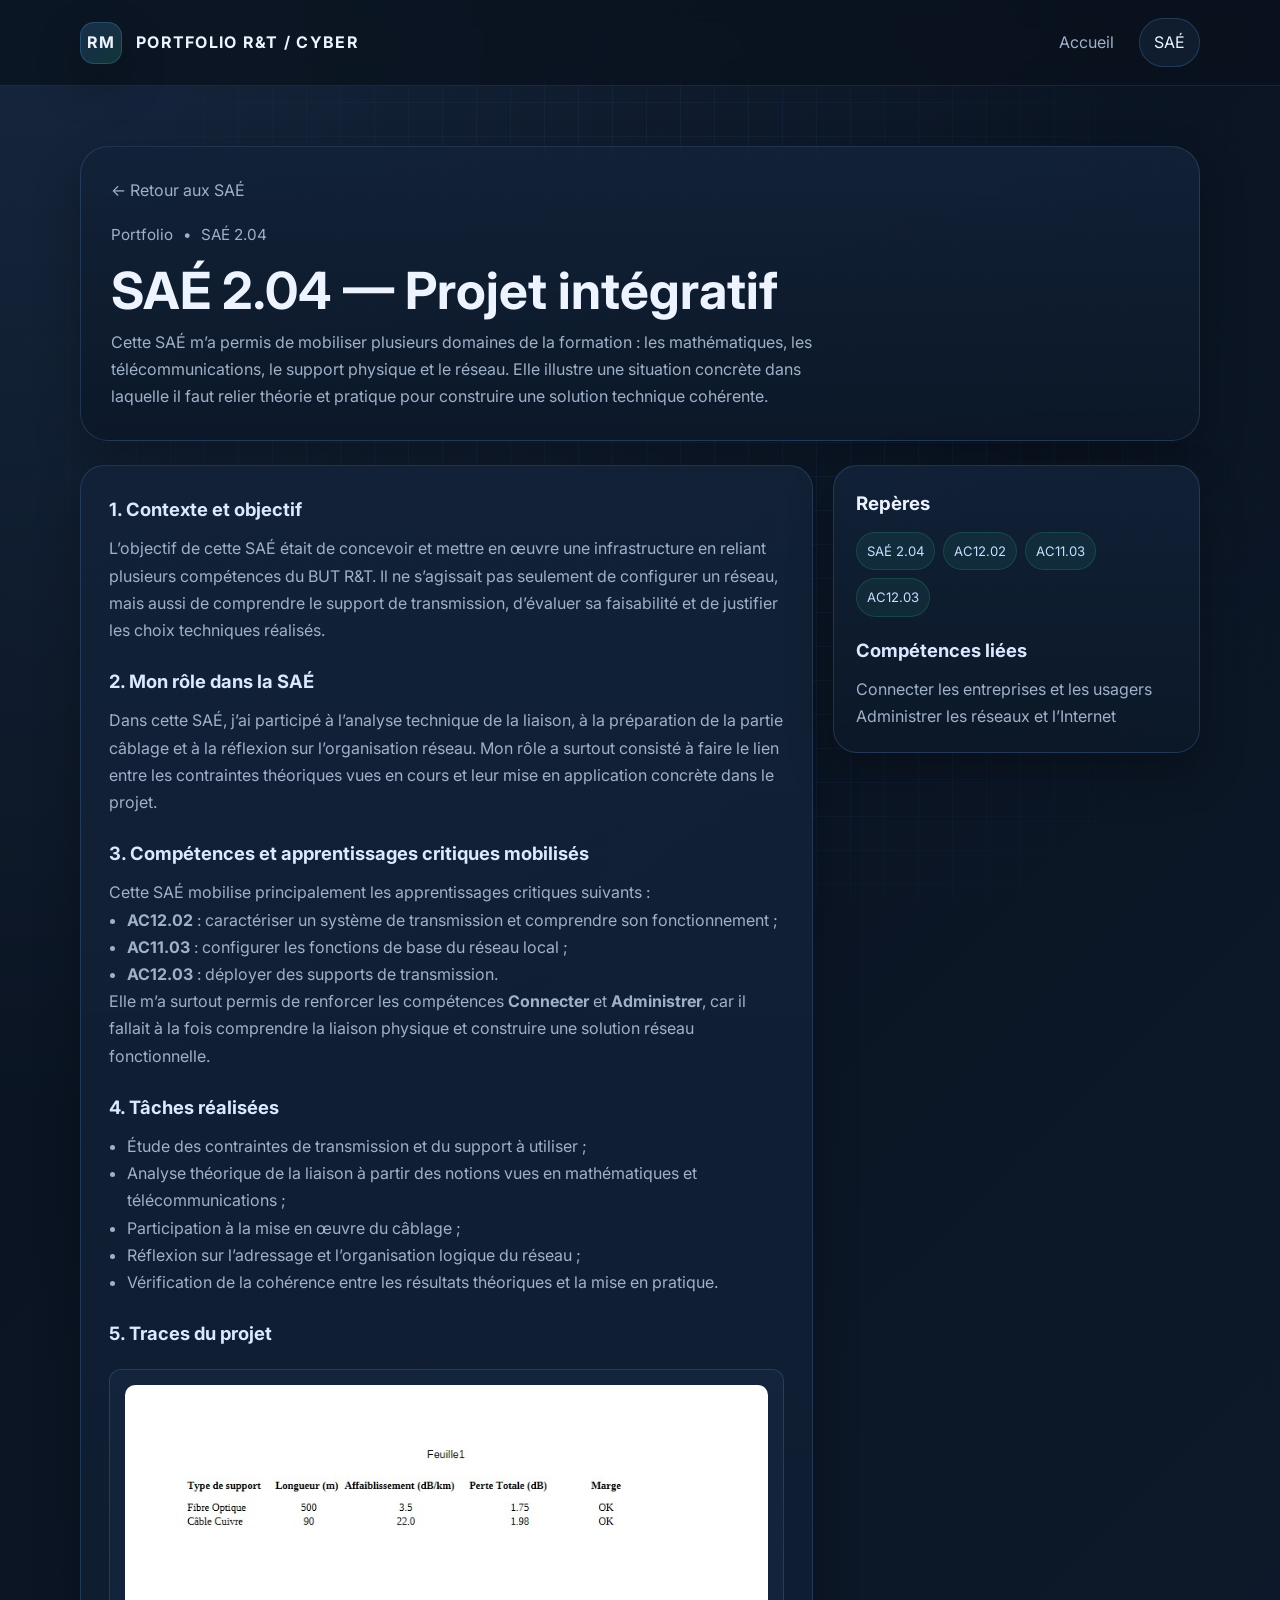
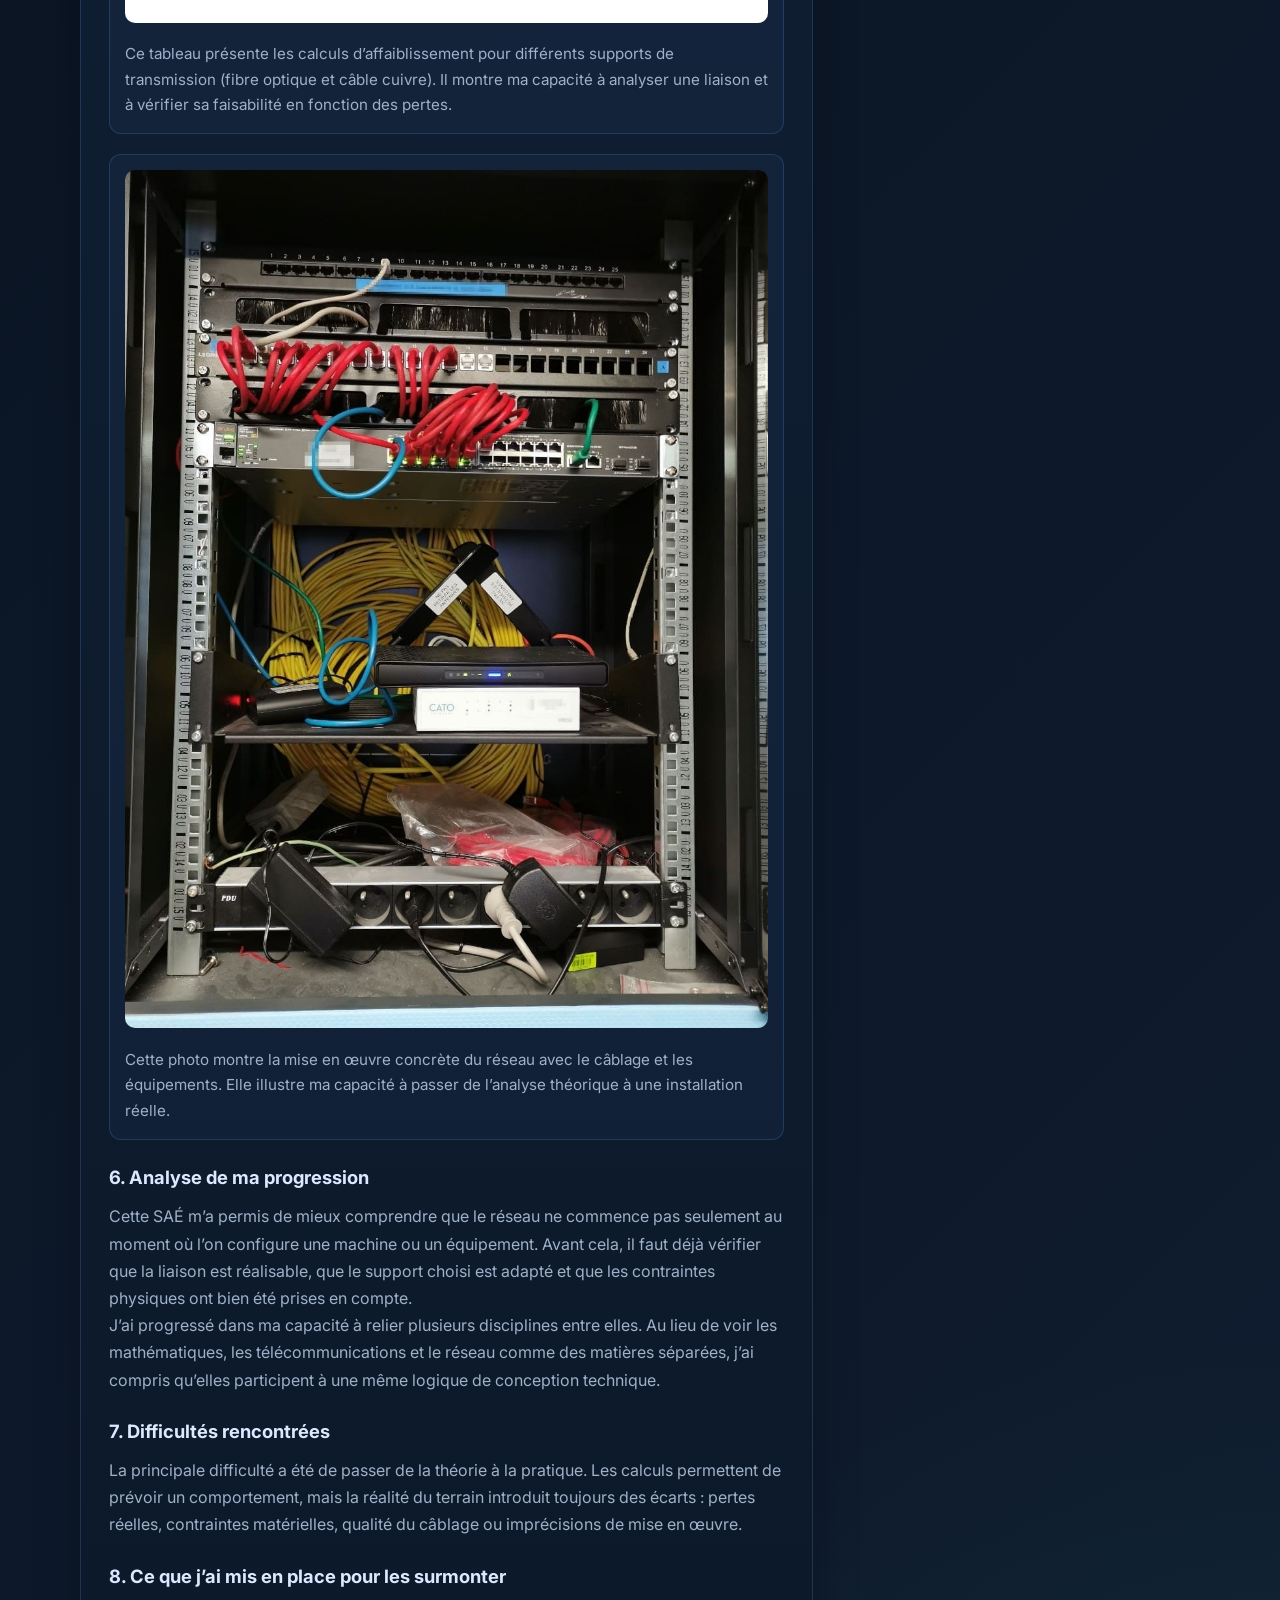
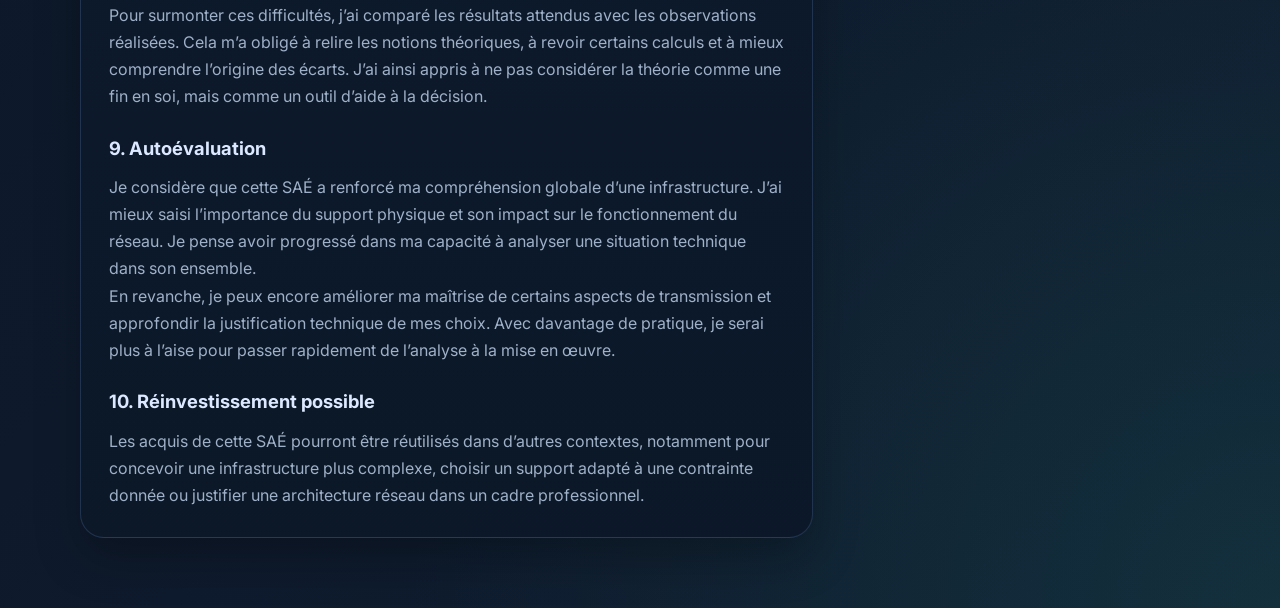
<file: sae-204.html>
<!DOCTYPE html>
<html lang="fr">
<head>
  <meta charset="UTF-8">
  <meta name="viewport" content="width=device-width, initial-scale=1.0">
  <title>SAÉ 2.04 — Projet intégratif</title>
  <link rel="preconnect" href="https://fonts.googleapis.com">
  <link rel="preconnect" href="https://fonts.gstatic.com" crossorigin>
  <link href="https://fonts.googleapis.com/css2?family=Inter:wght@300;400;500;600;700;800&display=swap" rel="stylesheet">
  <link rel="stylesheet" href="style.css">
</head>
<body>
  <header class="topbar">
    <div class="container topbar-inner">
      <div class="brand">
        <div class="brand-badge">RM</div>
        <div>Portfolio R&T / Cyber</div>
      </div>
      <nav class="nav">
        <a href="index.html">Accueil</a>
        <a href="index.html#sae" class="active">SAÉ</a>
      </nav>
    </div>
  </header>

  <main class="container">
    <section class="page-header">
      <div class="page-header-card">
        <a class="back-link" href="index.html#sae">← Retour aux SAÉ</a>
        <div class="breadcrumb">
          <span>Portfolio</span>
          <span>•</span>
          <span>SAÉ 2.04</span>
        </div>
        <h1>SAÉ 2.04 — Projet intégratif</h1>
        <p>
          Cette SAÉ m’a permis de mobiliser plusieurs domaines de la formation :
          les mathématiques, les télécommunications, le support physique et le réseau.
          Elle illustre une situation concrète dans laquelle il faut relier théorie et pratique
          pour construire une solution technique cohérente.
        </p>
      </div>
    </section>

    <section class="page-grid">
      <article class="content-card">

        <div class="block">
          <h2>1. Contexte et objectif</h2>
          <p>
            L’objectif de cette SAÉ était de concevoir et mettre en œuvre une infrastructure
            en reliant plusieurs compétences du BUT R&T. Il ne s’agissait pas seulement de
            configurer un réseau, mais aussi de comprendre le support de transmission,
            d’évaluer sa faisabilité et de justifier les choix techniques réalisés.
          </p>
        </div>

        <div class="block">
          <h2>2. Mon rôle dans la SAÉ</h2>
          <p>
            Dans cette SAÉ, j’ai participé à l’analyse technique de la liaison, à la préparation
            de la partie câblage et à la réflexion sur l’organisation réseau. Mon rôle a surtout
            consisté à faire le lien entre les contraintes théoriques vues en cours et leur mise
            en application concrète dans le projet.
          </p>
        </div>

        <div class="block">
          <h2>3. Compétences et apprentissages critiques mobilisés</h2>
          <p>
            Cette SAÉ mobilise principalement les apprentissages critiques suivants :
          </p>
          <ul>
            <li><strong>AC12.02</strong> : caractériser un système de transmission et comprendre son fonctionnement ;</li>
            <li><strong>AC11.03</strong> : configurer les fonctions de base du réseau local ;</li>
            <li><strong>AC12.03</strong> : déployer des supports de transmission.</li>
          </ul>
          <p>
            Elle m’a surtout permis de renforcer les compétences <strong>Connecter</strong> et
            <strong>Administrer</strong>, car il fallait à la fois comprendre la liaison physique
            et construire une solution réseau fonctionnelle.
          </p>
        </div>

        <div class="block">
          <h2>4. Tâches réalisées</h2>
          <ul>
            <li>Étude des contraintes de transmission et du support à utiliser ;</li>
            <li>Analyse théorique de la liaison à partir des notions vues en mathématiques et télécommunications ;</li>
            <li>Participation à la mise en œuvre du câblage ;</li>
            <li>Réflexion sur l’adressage et l’organisation logique du réseau ;</li>
            <li>Vérification de la cohérence entre les résultats théoriques et la mise en pratique.</li>
          </ul>
        </div>

        <div class="block">
          <h2>5. Traces du projet</h2>

          <!-- Tableau (analyse) -->
          <div class="trace">
            <img src="Traces/excel1.jpg" alt="Calcul de liaison">
            <p>
              Ce tableau présente les calculs d’affaiblissement pour différents supports
              de transmission (fibre optique et câble cuivre). Il montre ma capacité
              à analyser une liaison et à vérifier sa faisabilité en fonction des pertes.
            </p>
          </div>

          <!-- Baie réseau (pratique) -->
          <div class="trace">
            <img src="Traces/cableprojet.jpg" alt="Baie réseau et câblage">
            <p>
              Cette photo montre la mise en œuvre concrète du réseau avec le câblage
              et les équipements. Elle illustre ma capacité à passer de l’analyse
              théorique à une installation réelle.
            </p>
          </div>

        </div>

        <div class="block">
          <h2>6. Analyse de ma progression</h2>
          <p>
            Cette SAÉ m’a permis de mieux comprendre que le réseau ne commence pas seulement
            au moment où l’on configure une machine ou un équipement. Avant cela, il faut déjà
            vérifier que la liaison est réalisable, que le support choisi est adapté et que les
            contraintes physiques ont bien été prises en compte.
          </p>
          <p>
            J’ai progressé dans ma capacité à relier plusieurs disciplines entre elles.
            Au lieu de voir les mathématiques, les télécommunications et le réseau comme
            des matières séparées, j’ai compris qu’elles participent à une même logique
            de conception technique.
          </p>
        </div>

        <div class="block">
          <h2>7. Difficultés rencontrées</h2>
          <p>
            La principale difficulté a été de passer de la théorie à la pratique.
            Les calculs permettent de prévoir un comportement, mais la réalité du terrain
            introduit toujours des écarts : pertes réelles, contraintes matérielles,
            qualité du câblage ou imprécisions de mise en œuvre.
          </p>
        </div>

        <div class="block">
          <h2>8. Ce que j’ai mis en place pour les surmonter</h2>
          <p>
            Pour surmonter ces difficultés, j’ai comparé les résultats attendus avec les
            observations réalisées. Cela m’a obligé à relire les notions théoriques,
            à revoir certains calculs et à mieux comprendre l’origine des écarts.
            J’ai ainsi appris à ne pas considérer la théorie comme une fin en soi,
            mais comme un outil d’aide à la décision.
          </p>
        </div>

        <div class="block">
          <h2>9. Autoévaluation</h2>
          <p>
            Je considère que cette SAÉ a renforcé ma compréhension globale d’une infrastructure.
            J’ai mieux saisi l’importance du support physique et son impact sur le fonctionnement
            du réseau. Je pense avoir progressé dans ma capacité à analyser une situation technique
            dans son ensemble.
          </p>
          <p>
            En revanche, je peux encore améliorer ma maîtrise de certains aspects de transmission
            et approfondir la justification technique de mes choix. Avec davantage de pratique,
            je serai plus à l’aise pour passer rapidement de l’analyse à la mise en œuvre.
          </p>
        </div>

        <div class="block">
          <h2>10. Réinvestissement possible</h2>
          <p>
            Les acquis de cette SAÉ pourront être réutilisés dans d’autres contextes, notamment
            pour concevoir une infrastructure plus complexe, choisir un support adapté à une
            contrainte donnée ou justifier une architecture réseau dans un cadre professionnel.
          </p>
        </div>

      </article>

      <aside class="side-card">
        <h3>Repères</h3>
        <div class="tags">
          <span class="tag">SAÉ 2.04</span>
          <span class="tag">AC12.02</span>
          <span class="tag">AC11.03</span>
          <span class="tag">AC12.03</span>
        </div>

        <div class="block" style="margin-top:18px">
          <h2>Compétences liées</h2>
          <p>Connecter les entreprises et les usagers</p>
          <p>Administrer les réseaux et l’Internet</p>
        </div>
      </aside>
    </section>
  </main>
</body>
</html>
</file>
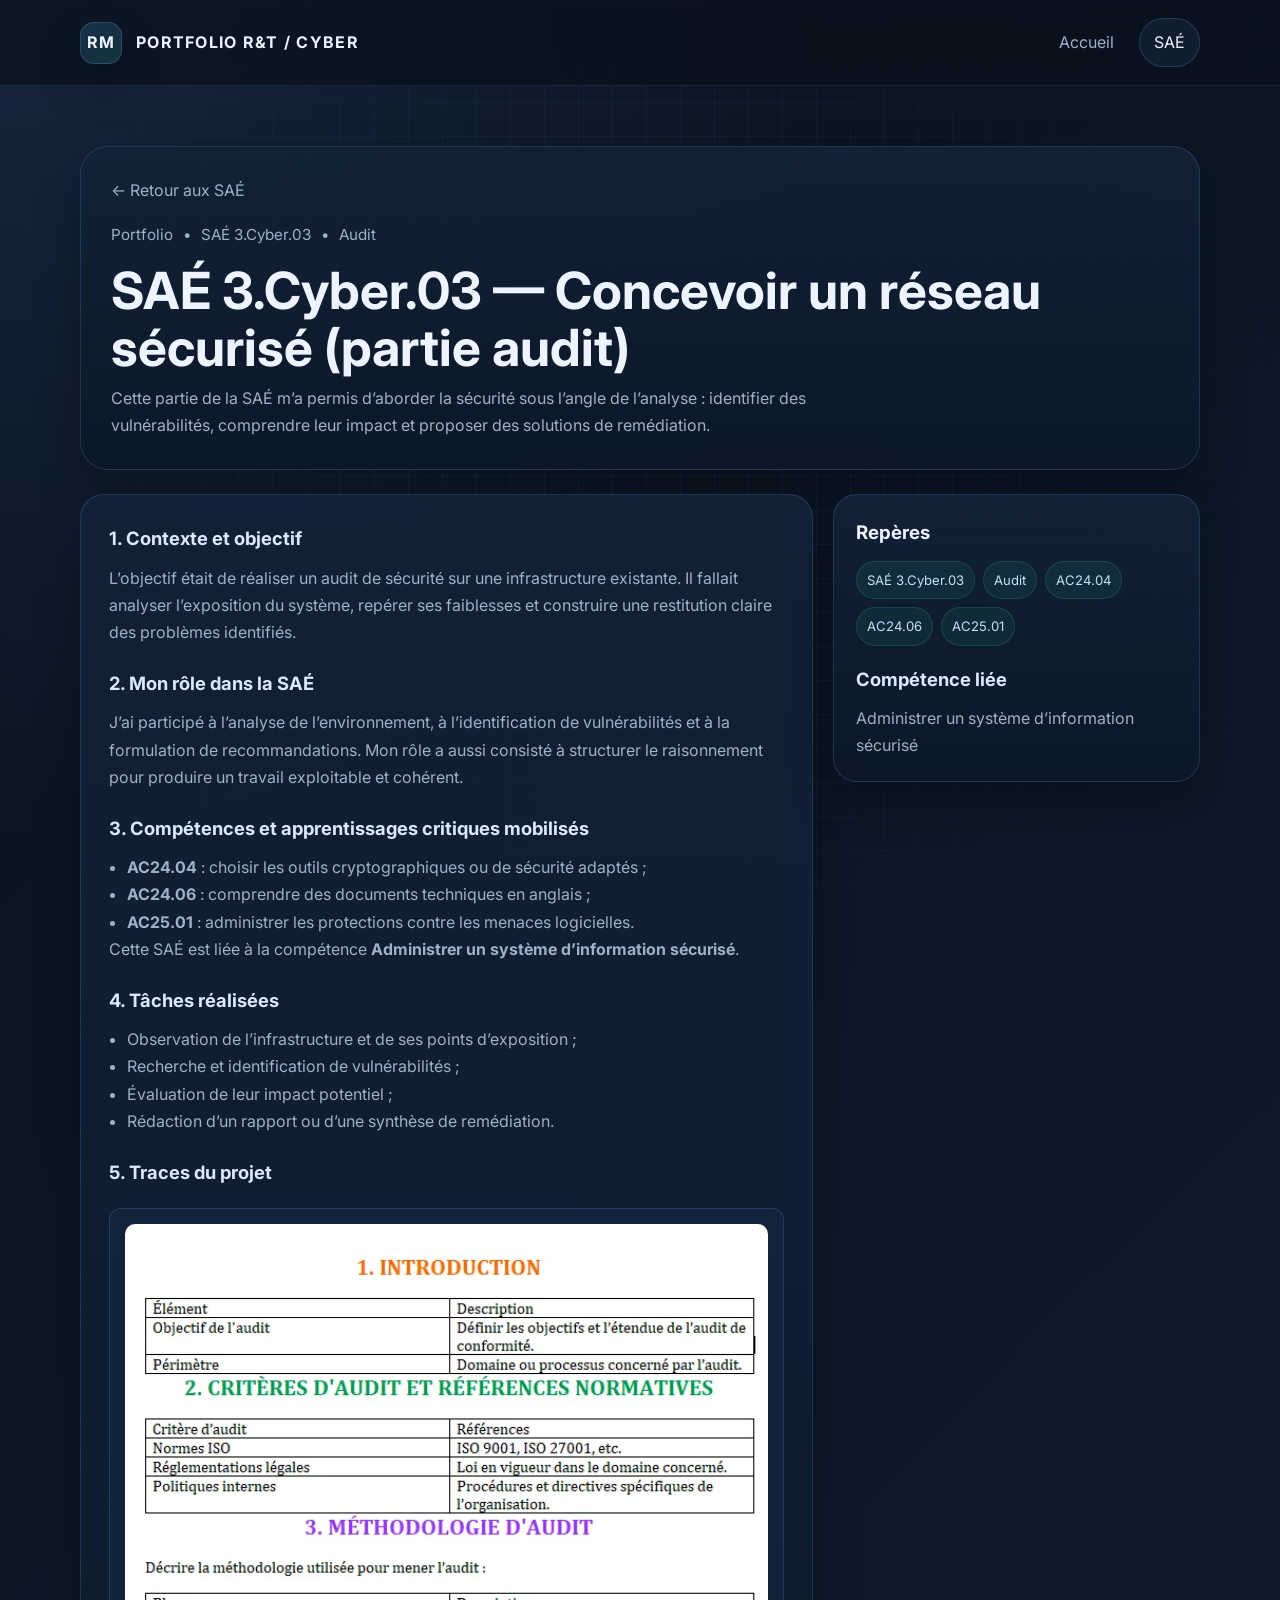
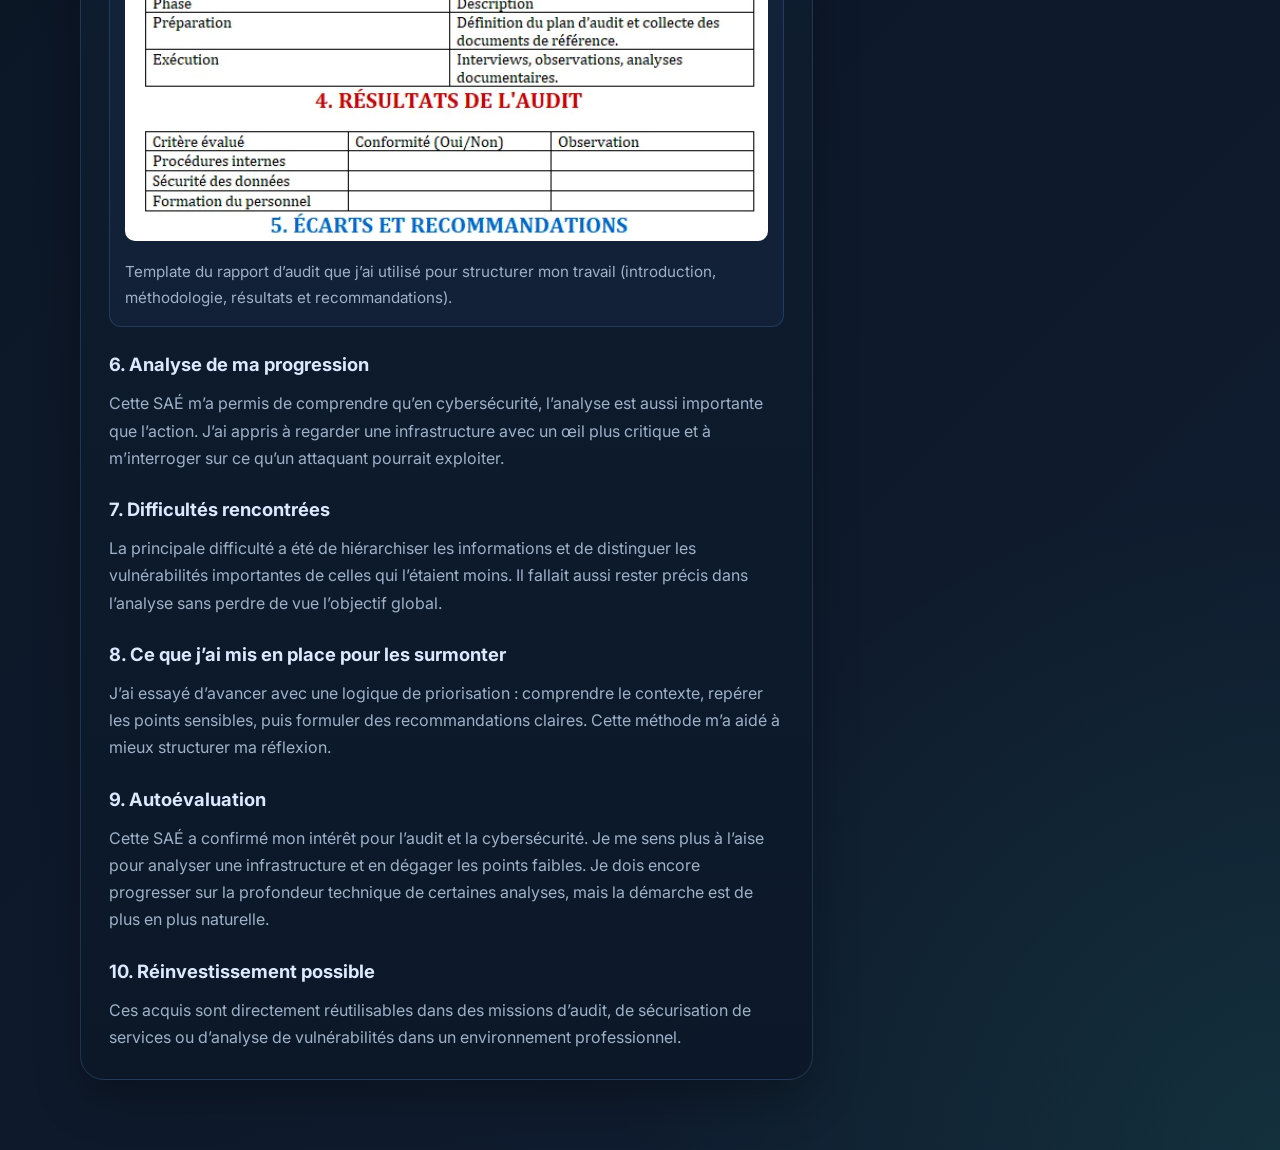
<file: sae-3cyber-audit.html>
<!DOCTYPE html>
<html lang="fr">
<head>
  <meta charset="UTF-8">
  <meta name="viewport" content="width=device-width, initial-scale=1.0">
  <title>SAÉ 3.Cyber.03 — Audit</title>
  <link rel="preconnect" href="https://fonts.googleapis.com">
  <link rel="preconnect" href="https://fonts.gstatic.com" crossorigin>
  <link href="https://fonts.googleapis.com/css2?family=Inter:wght@300;400;500;600;700;800&display=swap" rel="stylesheet">
  <link rel="stylesheet" href="style.css">
</head>
<body>
  <header class="topbar">
    <div class="container topbar-inner">
      <div class="brand"><div class="brand-badge">RM</div><div>Portfolio R&T / Cyber</div></div>
      <nav class="nav"><a href="index.html">Accueil</a><a href="index.html#sae" class="active">SAÉ</a></nav>
    </div>
  </header>

  <main class="container">
    <section class="page-header">
      <div class="page-header-card">
        <a class="back-link" href="index.html#sae">← Retour aux SAÉ</a>
        <div class="breadcrumb"><span>Portfolio</span><span>•</span><span>SAÉ 3.Cyber.03</span><span>•</span><span>Audit</span></div>
        <h1>SAÉ 3.Cyber.03 — Concevoir un réseau sécurisé (partie audit)</h1>
        <p>
          Cette partie de la SAÉ m’a permis d’aborder la sécurité sous l’angle de l’analyse :
          identifier des vulnérabilités, comprendre leur impact et proposer des solutions de remédiation.
        </p>
      </div>
    </section>

    <section class="page-grid">
      <article class="content-card">
        <div class="block">
          <h2>1. Contexte et objectif</h2>
          <p>
            L’objectif était de réaliser un audit de sécurité sur une infrastructure existante.
            Il fallait analyser l’exposition du système, repérer ses faiblesses et construire
            une restitution claire des problèmes identifiés.
          </p>
        </div>

        <div class="block">
          <h2>2. Mon rôle dans la SAÉ</h2>
          <p>
            J’ai participé à l’analyse de l’environnement, à l’identification de vulnérabilités
            et à la formulation de recommandations. Mon rôle a aussi consisté à structurer
            le raisonnement pour produire un travail exploitable et cohérent.
          </p>
        </div>

        <div class="block">
          <h2>3. Compétences et apprentissages critiques mobilisés</h2>
          <ul>
            <li><strong>AC24.04</strong> : choisir les outils cryptographiques ou de sécurité adaptés ;</li>
            <li><strong>AC24.06</strong> : comprendre des documents techniques en anglais ;</li>
            <li><strong>AC25.01</strong> : administrer les protections contre les menaces logicielles.</li>
          </ul>
          <p>
            Cette SAÉ est liée à la compétence <strong>Administrer un système d’information sécurisé</strong>.
          </p>
        </div>

        <div class="block">
          <h2>4. Tâches réalisées</h2>
          <ul>
            <li>Observation de l’infrastructure et de ses points d’exposition ;</li>
            <li>Recherche et identification de vulnérabilités ;</li>
            <li>Évaluation de leur impact potentiel ;</li>
            <li>Rédaction d’un rapport ou d’une synthèse de remédiation.</li>
          </ul>
        </div>

        <div class="block">
          <h2>5. Traces du projet</h2>

          <div class="trace">
            <img src="Traces/template-audit.webp" alt="Template audit">
            <p>
              Template du rapport d’audit que j’ai utilisé pour structurer mon travail
              (introduction, méthodologie, résultats et recommandations).
            </p>
          </div>

        </div>

        <div class="block">
          <h2>6. Analyse de ma progression</h2>
          <p>
            Cette SAÉ m’a permis de comprendre qu’en cybersécurité, l’analyse est aussi importante
            que l’action. J’ai appris à regarder une infrastructure avec un œil plus critique
            et à m’interroger sur ce qu’un attaquant pourrait exploiter.
          </p>
        </div>

        <div class="block">
          <h2>7. Difficultés rencontrées</h2>
          <p>
            La principale difficulté a été de hiérarchiser les informations et de distinguer
            les vulnérabilités importantes de celles qui l’étaient moins. Il fallait aussi rester
            précis dans l’analyse sans perdre de vue l’objectif global.
          </p>
        </div>

        <div class="block">
          <h2>8. Ce que j’ai mis en place pour les surmonter</h2>
          <p>
            J’ai essayé d’avancer avec une logique de priorisation : comprendre le contexte,
            repérer les points sensibles, puis formuler des recommandations claires.
            Cette méthode m’a aidé à mieux structurer ma réflexion.
          </p>
        </div>

        <div class="block">
          <h2>9. Autoévaluation</h2>
          <p>
            Cette SAÉ a confirmé mon intérêt pour l’audit et la cybersécurité. Je me sens plus à l’aise
            pour analyser une infrastructure et en dégager les points faibles. Je dois encore progresser
            sur la profondeur technique de certaines analyses, mais la démarche est de plus en plus naturelle.
          </p>
        </div>

        <div class="block">
          <h2>10. Réinvestissement possible</h2>
          <p>
            Ces acquis sont directement réutilisables dans des missions d’audit, de sécurisation
            de services ou d’analyse de vulnérabilités dans un environnement professionnel.
          </p>
        </div>
      </article>

      <aside class="side-card">
        <h3>Repères</h3>
        <div class="tags">
          <span class="tag">SAÉ 3.Cyber.03</span>
          <span class="tag">Audit</span>
          <span class="tag">AC24.04</span>
          <span class="tag">AC24.06</span>
          <span class="tag">AC25.01</span>
        </div>

        <div class="block" style="margin-top:18px">
          <h2>Compétence liée</h2>
          <p>Administrer un système d’information sécurisé</p>
        </div>
      </aside>
    </section>
  </main>
</body>
</html>
</file>
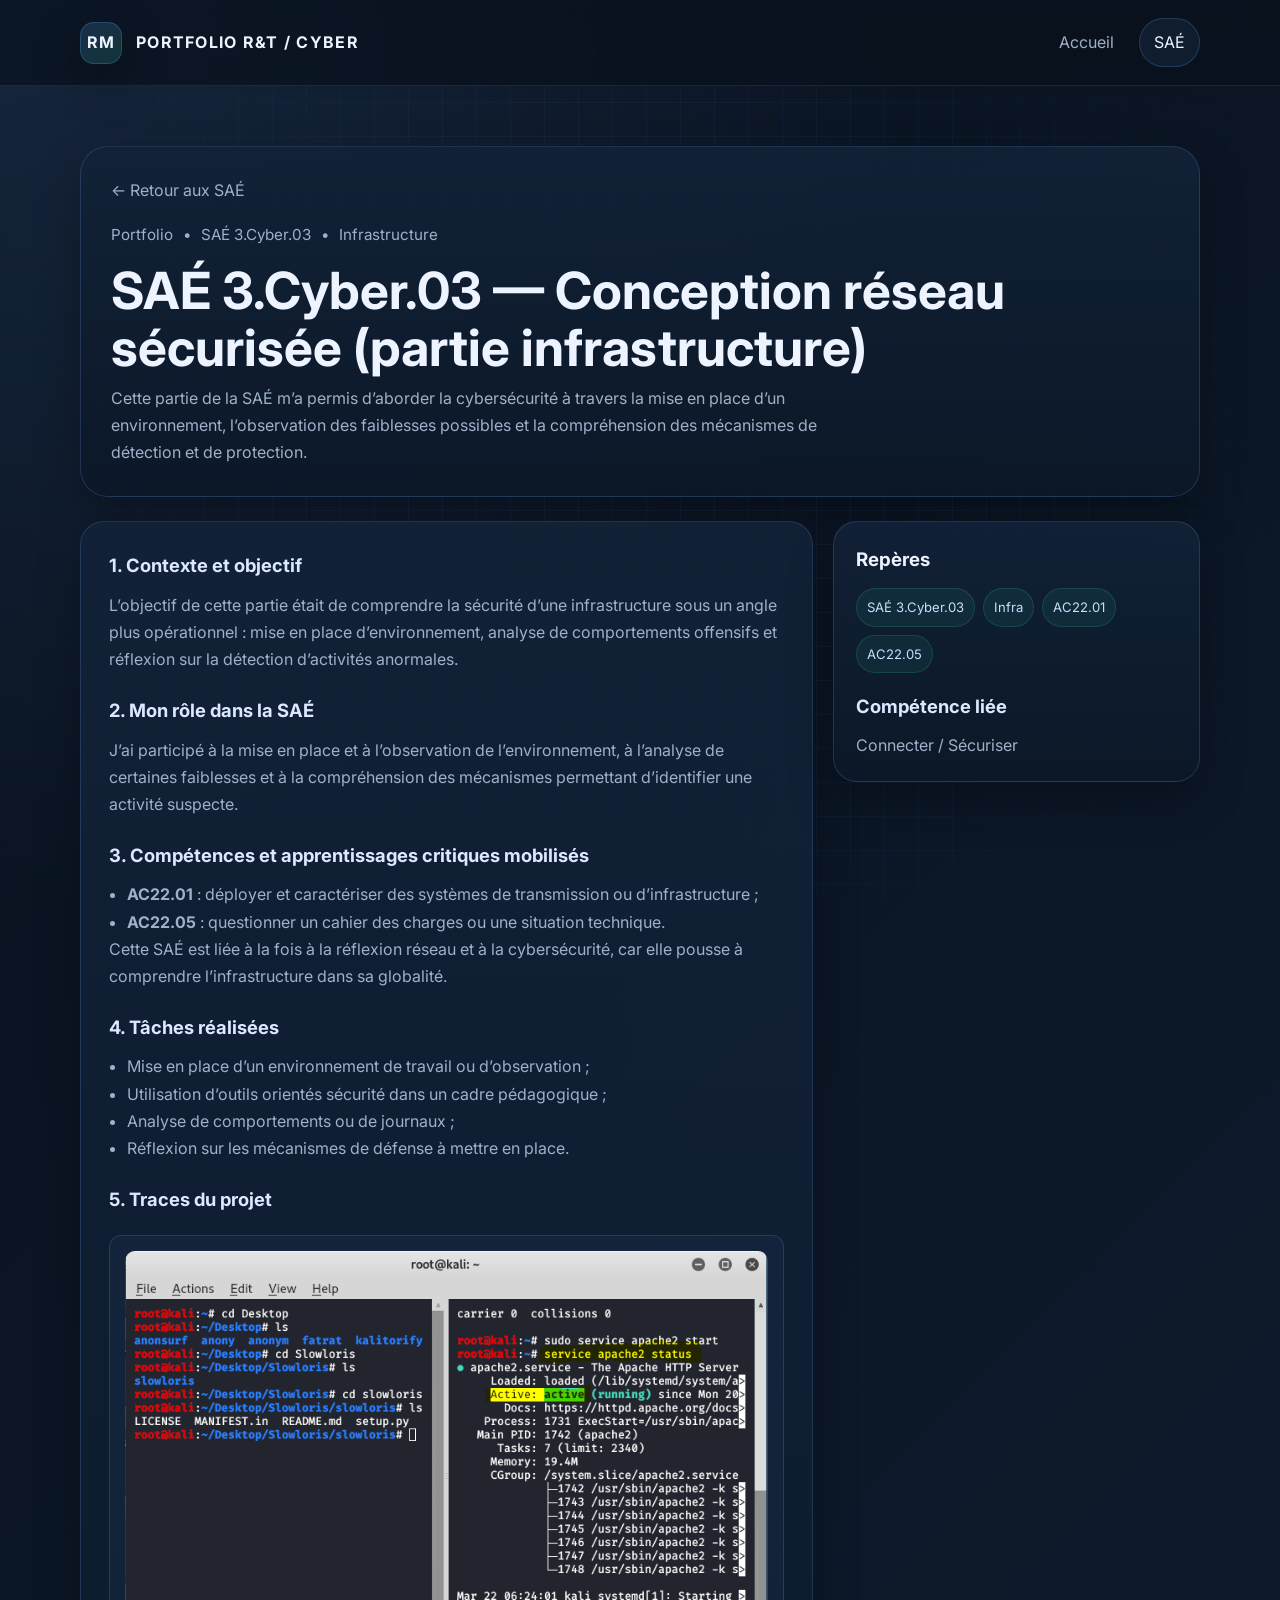
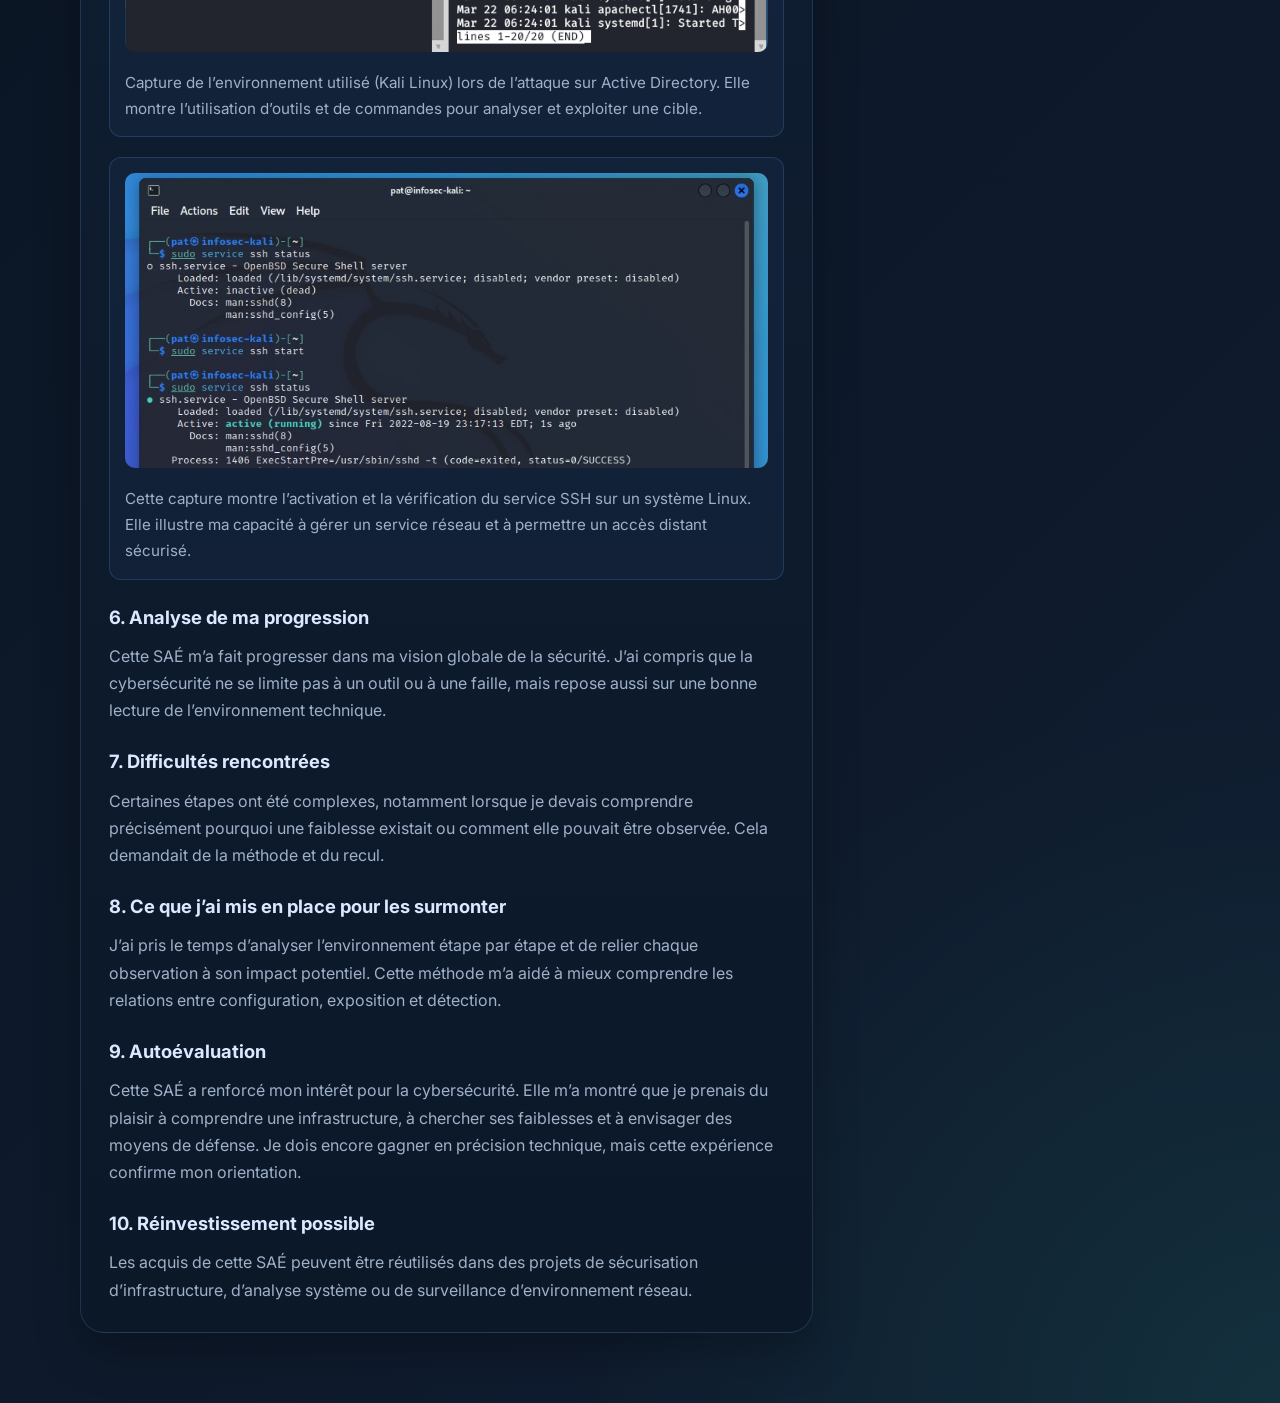
<file: sae-3cyber-infra.html>
<!DOCTYPE html>
<html lang="fr">
<head>
  <meta charset="UTF-8">
  <meta name="viewport" content="width=device-width, initial-scale=1.0">
  <title>SAÉ 3.Cyber.03 — Infrastructure</title>
  <link rel="preconnect" href="https://fonts.googleapis.com">
  <link rel="preconnect" href="https://fonts.gstatic.com" crossorigin>
  <link href="https://fonts.googleapis.com/css2?family=Inter:wght@300;400;500;600;700;800&display=swap" rel="stylesheet">
  <link rel="stylesheet" href="style.css">
</head>
<body>
  <header class="topbar">
    <div class="container topbar-inner">
      <div class="brand"><div class="brand-badge">RM</div><div>Portfolio R&T / Cyber</div></div>
      <nav class="nav"><a href="index.html">Accueil</a><a href="index.html#sae" class="active">SAÉ</a></nav>
    </div>
  </header>

  <main class="container">
    <section class="page-header">
      <div class="page-header-card">
        <a class="back-link" href="index.html#sae">← Retour aux SAÉ</a>
        <div class="breadcrumb"><span>Portfolio</span><span>•</span><span>SAÉ 3.Cyber.03</span><span>•</span><span>Infrastructure</span></div>
        <h1>SAÉ 3.Cyber.03 — Conception réseau sécurisée (partie infrastructure)</h1>
        <p>
          Cette partie de la SAÉ m’a permis d’aborder la cybersécurité à travers la mise en place
          d’un environnement, l’observation des faiblesses possibles et la compréhension des mécanismes
          de détection et de protection.
        </p>
      </div>
    </section>

    <section class="page-grid">
      <article class="content-card">
        <div class="block">
          <h2>1. Contexte et objectif</h2>
          <p>
            L’objectif de cette partie était de comprendre la sécurité d’une infrastructure sous un angle
            plus opérationnel : mise en place d’environnement, analyse de comportements offensifs
            et réflexion sur la détection d’activités anormales.
          </p>
        </div>

        <div class="block">
          <h2>2. Mon rôle dans la SAÉ</h2>
          <p>
            J’ai participé à la mise en place et à l’observation de l’environnement, à l’analyse
            de certaines faiblesses et à la compréhension des mécanismes permettant d’identifier
            une activité suspecte.
          </p>
        </div>

        <div class="block">
          <h2>3. Compétences et apprentissages critiques mobilisés</h2>
          <ul>
            <li><strong>AC22.01</strong> : déployer et caractériser des systèmes de transmission ou d’infrastructure ;</li>
            <li><strong>AC22.05</strong> : questionner un cahier des charges ou une situation technique.</li>
          </ul>
          <p>
            Cette SAÉ est liée à la fois à la réflexion réseau et à la cybersécurité,
            car elle pousse à comprendre l’infrastructure dans sa globalité.
          </p>
        </div>

        <div class="block">
          <h2>4. Tâches réalisées</h2>
          <ul>
            <li>Mise en place d’un environnement de travail ou d’observation ;</li>
            <li>Utilisation d’outils orientés sécurité dans un cadre pédagogique ;</li>
            <li>Analyse de comportements ou de journaux ;</li>
            <li>Réflexion sur les mécanismes de défense à mettre en place.</li>
          </ul>
        </div>

        <div class="block">
          <h2>5. Traces du projet</h2>

          <div class="trace">
            <img src="Traces/Kali.png" alt="Attaque sur Active Directory">
            <p>
              Capture de l’environnement utilisé (Kali Linux) lors de l’attaque sur Active Directory.
              Elle montre l’utilisation d’outils et de commandes pour analyser et exploiter une cible.
            </p>
          </div>

          <div class="trace">
            <img src="Traces/kali-enable-ssh.jpg" alt="Activation du service SSH">
            <p>
              Cette capture montre l’activation et la vérification du service SSH sur un système Linux.
              Elle illustre ma capacité à gérer un service réseau et à permettre un accès distant sécurisé.
            </p>
          </div>

        </div>

        <div class="block">
          <h2>6. Analyse de ma progression</h2>
          <p>
            Cette SAÉ m’a fait progresser dans ma vision globale de la sécurité. J’ai compris
            que la cybersécurité ne se limite pas à un outil ou à une faille, mais repose aussi
            sur une bonne lecture de l’environnement technique.
          </p>
        </div>

        <div class="block">
          <h2>7. Difficultés rencontrées</h2>
          <p>
            Certaines étapes ont été complexes, notamment lorsque je devais comprendre précisément
            pourquoi une faiblesse existait ou comment elle pouvait être observée. Cela demandait
            de la méthode et du recul.
          </p>
        </div>

        <div class="block">
          <h2>8. Ce que j’ai mis en place pour les surmonter</h2>
          <p>
            J’ai pris le temps d’analyser l’environnement étape par étape et de relier chaque observation
            à son impact potentiel. Cette méthode m’a aidé à mieux comprendre les relations entre
            configuration, exposition et détection.
          </p>
        </div>

        <div class="block">
          <h2>9. Autoévaluation</h2>
          <p>
            Cette SAÉ a renforcé mon intérêt pour la cybersécurité. Elle m’a montré que je prenais
            du plaisir à comprendre une infrastructure, à chercher ses faiblesses et à envisager
            des moyens de défense. Je dois encore gagner en précision technique, mais cette expérience
            confirme mon orientation.
          </p>
        </div>

        <div class="block">
          <h2>10. Réinvestissement possible</h2>
          <p>
            Les acquis de cette SAÉ peuvent être réutilisés dans des projets de sécurisation
            d’infrastructure, d’analyse système ou de surveillance d’environnement réseau.
          </p>
        </div>
      </article>

      <aside class="side-card">
        <h3>Repères</h3>
        <div class="tags">
          <span class="tag">SAÉ 3.Cyber.03</span>
          <span class="tag">Infra</span>
          <span class="tag">AC22.01</span>
          <span class="tag">AC22.05</span>
        </div>

        <div class="block" style="margin-top:18px">
          <h2>Compétence liée</h2>
          <p>Connecter / Sécuriser</p>
        </div>
      </aside>
    </section>
  </main>
</body>
</html>
</file>
<file: style.css>
*{
  margin:0;
  padding:0;
  box-sizing:border-box;
}

:root{
  --bg:#09111d;
  --bg-soft:#0f1b2d;
  --panel:#122238;
  --panel-2:#162b45;
  --line:rgba(120,170,255,.18);
  --primary:#63a4ff;
  --secondary:#32d6a6;
  --accent:#ff8b6b;
  --text:#edf4ff;
  --muted:#9fb1c9;
  --shadow:0 20px 45px rgba(0,0,0,.28);
  --radius:20px;
}

html{
  scroll-behavior:smooth;
}

body{
  font-family: Inter, system-ui, sans-serif;
  background:
    radial-gradient(circle at top left, rgba(99,164,255,.14), transparent 28%),
    radial-gradient(circle at bottom right, rgba(50,214,166,.10), transparent 22%),
    linear-gradient(135deg, #09111d 0%, #0c1727 45%, #101d31 100%);
  color:var(--text);
  line-height:1.7;
}

body::before{
  content:"";
  position:fixed;
  inset:0;
  background-image:
    linear-gradient(rgba(99,164,255,.06) 1px, transparent 1px),
    linear-gradient(90deg, rgba(99,164,255,.06) 1px, transparent 1px);
  background-size:34px 34px;
  mask-image: radial-gradient(circle at center, black 40%, transparent 88%);
  pointer-events:none;
  z-index:-1;
}

a{
  color:inherit;
  text-decoration:none;
}

.container{
  width:min(1120px, calc(100% - 40px));
  margin:0 auto;
}

.topbar{
  position:sticky;
  top:0;
  z-index:100;
  backdrop-filter: blur(12px);
  background:rgba(9,17,29,.72);
  border-bottom:1px solid rgba(99,164,255,.14);
}

.topbar-inner{
  display:flex;
  align-items:center;
  justify-content:space-between;
  gap:20px;
  padding:18px 0;
}

.brand{
  display:flex;
  align-items:center;
  gap:14px;
  font-weight:700;
  letter-spacing:.08em;
  text-transform:uppercase;
}

.brand-badge{
  width:42px;
  height:42px;
  display:grid;
  place-items:center;
  border-radius:14px;
  background:linear-gradient(135deg, rgba(99,164,255,.18), rgba(50,214,166,.16));
  border:1px solid rgba(99,164,255,.24);
  box-shadow:var(--shadow);
}

.nav{
  display:flex;
  flex-wrap:wrap;
  gap:10px;
}

.nav a{
  padding:10px 14px;
  color:var(--muted);
  border:1px solid transparent;
  border-radius:999px;
  transition:.25s ease;
}

.nav a:hover,
.nav a.active{
  color:var(--text);
  border-color:rgba(99,164,255,.22);
  background:rgba(99,164,255,.08);
}

.hero{
  padding:84px 0 54px;
}

.hero-grid{
  display:grid;
  grid-template-columns:1.2fr .8fr;
  gap:28px;
}

.hero-card,
.panel,
.sae-card,
.metric,
.timeline-card{
  background:linear-gradient(180deg, rgba(18,34,56,.88), rgba(12,24,40,.92));
  border:1px solid var(--line);
  border-radius:var(--radius);
  box-shadow:var(--shadow);
}

.hero-card{
  padding:34px;
  position:relative;
  overflow:hidden;
}

.hero-card::after{
  content:"";
  position:absolute;
  inset:auto -10% -50% auto;
  width:280px;
  height:280px;
  background:radial-gradient(circle, rgba(50,214,166,.18), transparent 62%);
  pointer-events:none;
}

.eyebrow{
  display:inline-flex;
  align-items:center;
  gap:8px;
  padding:8px 14px;
  border-radius:999px;
  border:1px solid rgba(50,214,166,.22);
  background:rgba(50,214,166,.08);
  color:#b8f7e6;
  font-size:.85rem;
  letter-spacing:.08em;
  text-transform:uppercase;
}

.hero h1{
  margin:18px 0 10px;
  font-size:clamp(2.2rem, 5vw, 4.4rem);
  line-height:1.05;
  letter-spacing:-.03em;
}

.hero h1 span{
  display:block;
  background:linear-gradient(120deg, var(--primary), var(--secondary), #d9e9ff);
  -webkit-background-clip:text;
  background-clip:text;
  color:transparent;
}

.hero p{
  color:var(--muted);
  font-size:1.06rem;
  max-width:62ch;
}

.hero-actions{
  margin-top:28px;
  display:flex;
  flex-wrap:wrap;
  gap:14px;
}

.btn{
  display:inline-flex;
  align-items:center;
  justify-content:center;
  gap:10px;
  padding:14px 18px;
  border-radius:14px;
  font-weight:600;
  transition:.25s ease;
}

.btn-primary{
  background:linear-gradient(135deg, var(--primary), var(--secondary));
  color:#06101b;
}

.btn-primary:hover{
  transform:translateY(-2px);
  box-shadow:0 14px 30px rgba(50,214,166,.20);
}

.btn-secondary{
  border:1px solid rgba(99,164,255,.22);
  background:rgba(99,164,255,.08);
  color:var(--text);
}

.btn-secondary:hover{
  transform:translateY(-2px);
  border-color:rgba(50,214,166,.35);
}

.hero-side{
  display:grid;
  gap:18px;
}

.panel{
  padding:22px;
}

.panel h3{
  font-size:1rem;
  margin-bottom:10px;
  color:#dce8ff;
}

.kpi{
  display:grid;
  grid-template-columns:repeat(2, 1fr);
  gap:14px;
}

.metric{
  padding:18px;
}

.metric strong{
  display:block;
  font-size:1.7rem;
  color:var(--secondary);
}

.metric span{
  color:var(--muted);
  font-size:.95rem;
}

.section{
  padding:28px 0 70px;
}

.section-title{
  margin-bottom:22px;
}

.section-title h2{
  font-size:clamp(1.7rem, 3vw, 2.6rem);
  margin-bottom:8px;
}

.section-title p{
  color:var(--muted);
  max-width:70ch;
}

.cards{
  display:grid;
  grid-template-columns:repeat(3, minmax(0, 1fr));
  gap:18px;
}

.sae-card{
  padding:22px;
  display:flex;
  flex-direction:column;
  gap:14px;
  transition:.25s ease;
}

.sae-card:hover{
  transform:translateY(-5px);
  border-color:rgba(50,214,166,.28);
}

.sae-code{
  display:inline-flex;
  width:max-content;
  padding:6px 10px;
  border-radius:999px;
  background:rgba(99,164,255,.09);
  border:1px solid rgba(99,164,255,.2);
  color:#cfe0ff;
  font-size:.86rem;
  font-weight:700;
}

.sae-card h3{
  font-size:1.2rem;
}

.sae-card p{
  color:var(--muted);
  flex:1;
}

.tags{
  display:flex;
  flex-wrap:wrap;
  gap:8px;
}

.tag{
  padding:7px 10px;
  border-radius:999px;
  font-size:.82rem;
  color:#c9ddff;
  background:rgba(50,214,166,.08);
  border:1px solid rgba(50,214,166,.16);
}

.about-grid{
  display:grid;
  grid-template-columns:1fr 1fr;
  gap:18px;
}

.timeline{
  display:grid;
  gap:16px;
}

.timeline-card{
  padding:22px;
}

.timeline-card h3{
  margin-bottom:10px;
  font-size:1.05rem;
}

.timeline-card p,
.timeline-card li{
  color:var(--muted);
}

.timeline-card ul{
  padding-left:18px;
}

.footer{
  padding:26px 0 40px;
  color:var(--muted);
  text-align:center;
}

.page-header{
  padding:60px 0 24px;
}

.page-header-card{
  padding:30px;
  background:linear-gradient(180deg, rgba(18,34,56,.90), rgba(12,24,40,.96));
  border:1px solid var(--line);
  border-radius:28px;
  box-shadow:var(--shadow);
}

.breadcrumb{
  display:flex;
  flex-wrap:wrap;
  gap:10px;
  margin-bottom:14px;
  color:var(--muted);
  font-size:.95rem;
}

.page-header h1{
  font-size:clamp(2rem, 4vw, 3.3rem);
  line-height:1.1;
  margin-bottom:10px;
}

.page-header p{
  color:var(--muted);
  max-width:72ch;
}

.page-grid{
  display:grid;
  grid-template-columns:2fr 1fr;
  gap:20px;
  padding-bottom:70px;
}

.content-card,
.side-card{
  background:linear-gradient(180deg, rgba(18,34,56,.90), rgba(12,24,40,.96));
  border:1px solid var(--line);
  border-radius:24px;
  box-shadow:var(--shadow);
}

.content-card{
  padding:28px;
  display:grid;
  gap:22px;
}

.side-card{
  padding:22px;
  height:max-content;
  position:sticky;
  top:92px;
}

.block h2{
  font-size:1.15rem;
  margin-bottom:10px;
  color:#dce8ff;
}

.block p,
.block li{
  color:var(--muted);
}

.block ul{
  padding-left:18px;
}

.side-card h3{
  margin-bottom:12px;
}

.side-card .tags{
  margin-top:8px;
}

.quote{
  padding:16px 18px;
  border-left:3px solid var(--secondary);
  background:rgba(50,214,166,.06);
  border-radius:12px;
  color:#d8fff3;
}

.back-link{
  display:inline-flex;
  align-items:center;
  gap:8px;
  margin-bottom:18px;
  color:var(--muted);
}

.back-link:hover{
  color:var(--text);
}

@media (max-width: 980px){
  .hero-grid,
  .about-grid,
  .page-grid,
  .cards{
    grid-template-columns:1fr;
  }

  .side-card{
    position:static;
  }

  .topbar-inner{
    flex-direction:column;
    align-items:flex-start;
  }
}

.trace{
  margin-top:20px;
  padding:15px;
  border:1px solid rgba(99,164,255,.2);
  border-radius:12px;
  background:rgba(99,164,255,.05);
}

.trace img{
  width:100%;
  border-radius:10px;
  margin-bottom:10px;
}

.trace p{
  color:var(--muted);
  font-size:0.95rem;
}

.trace a{
  color:var(--secondary);
  text-decoration:none;
  font-weight:600;
}

.trace a:hover{
  text-decoration:underline;
}
</file>
